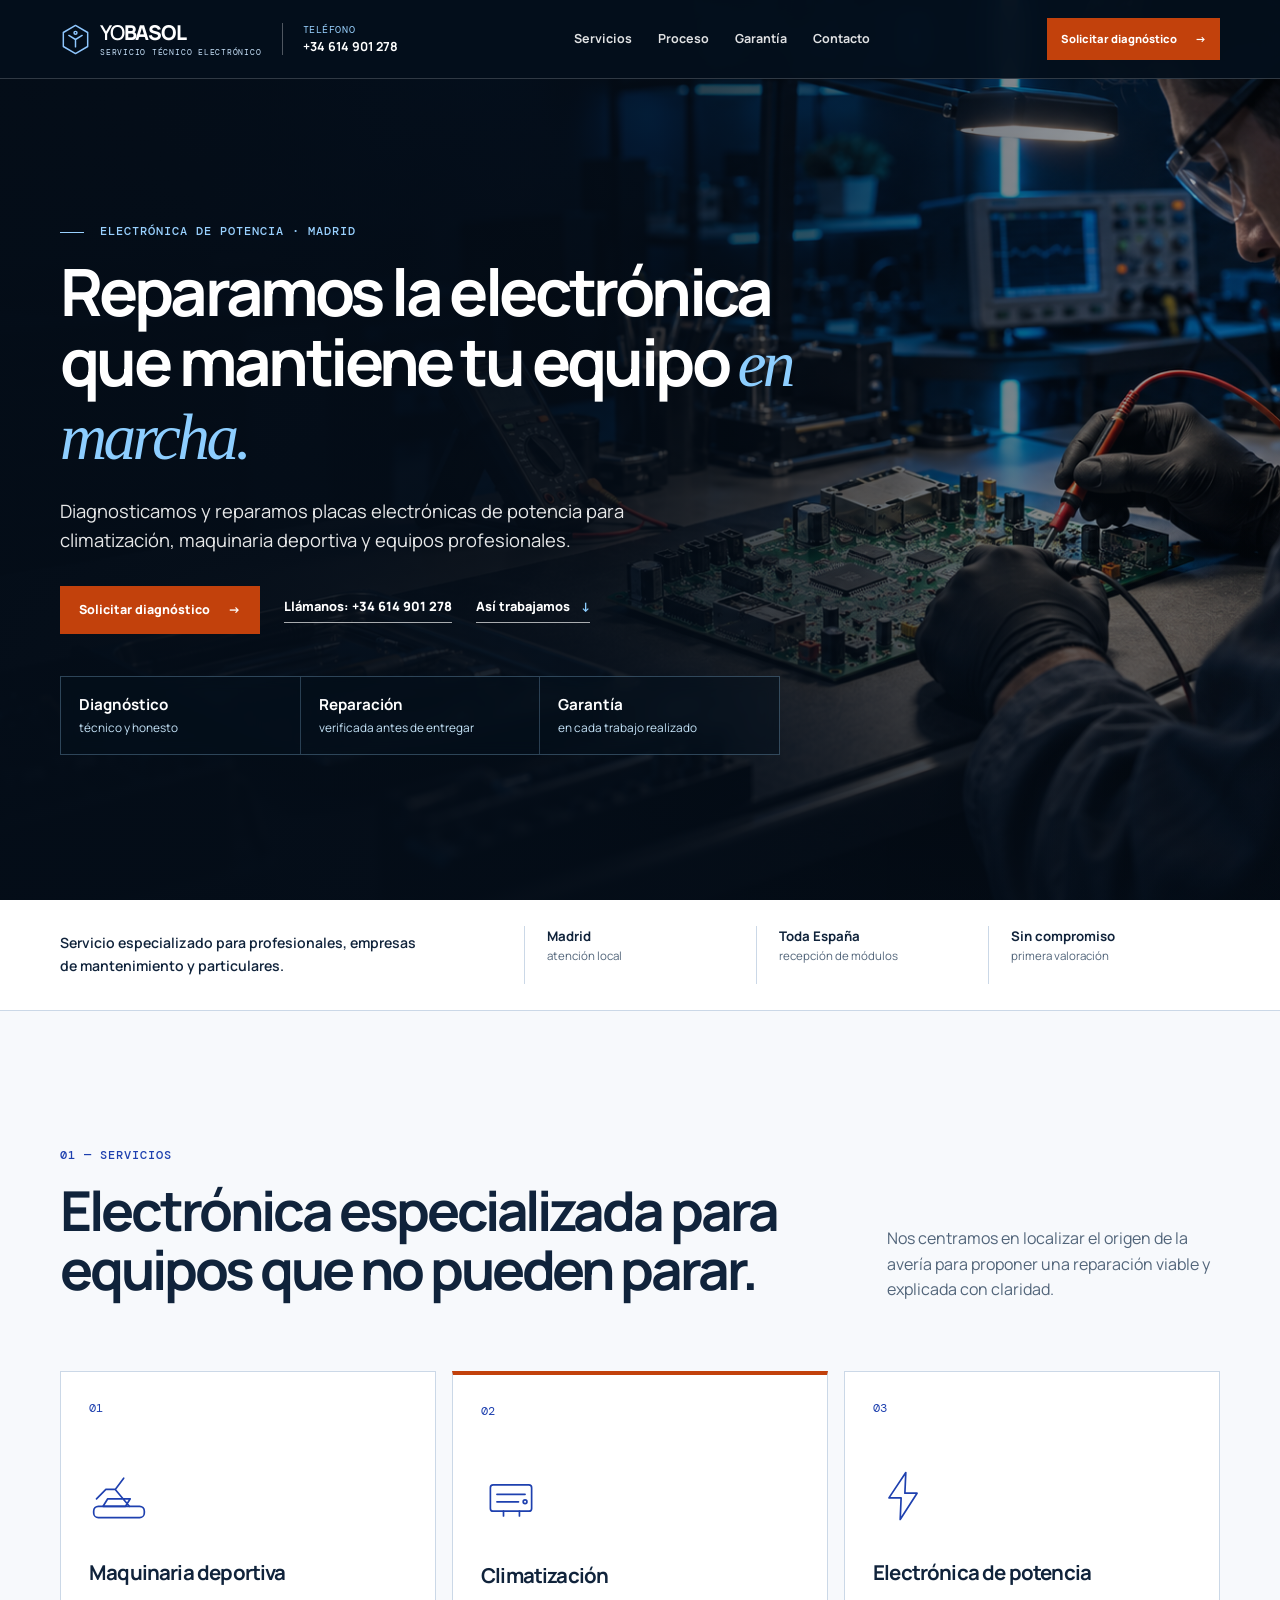
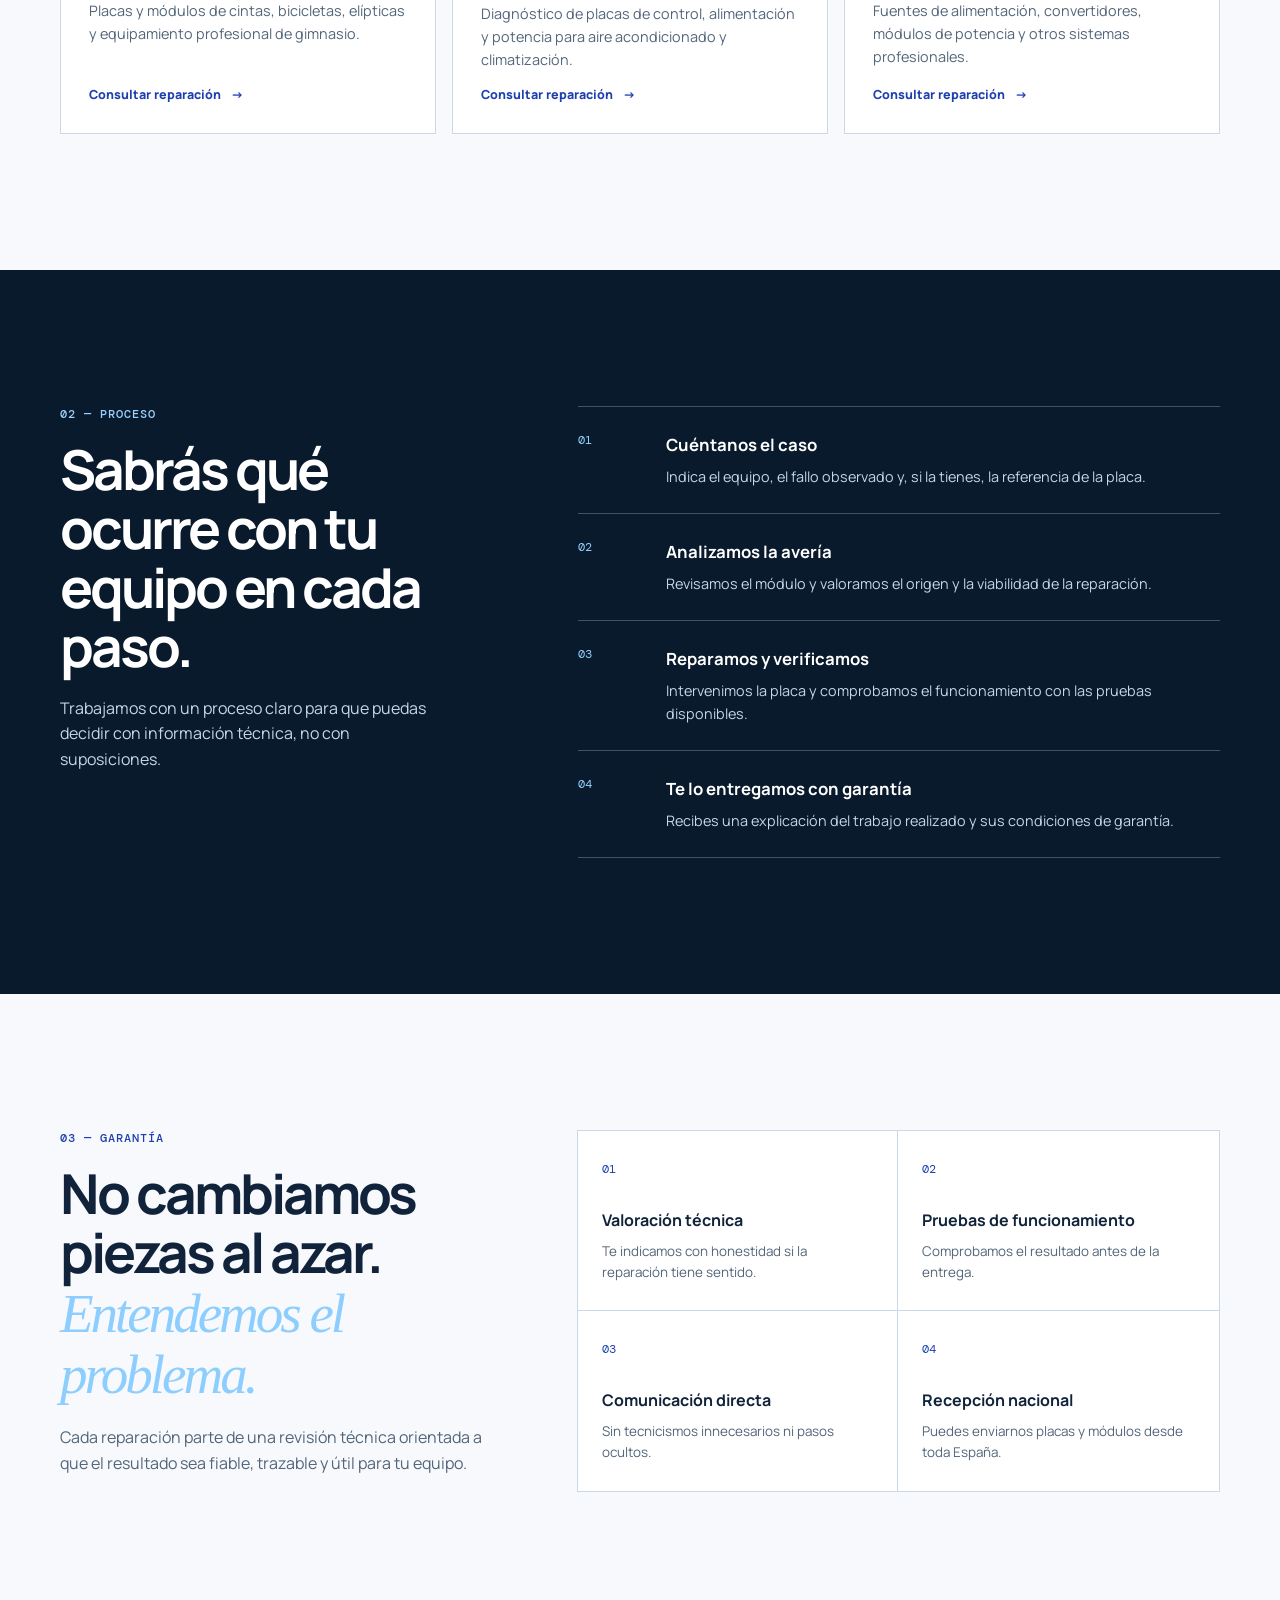
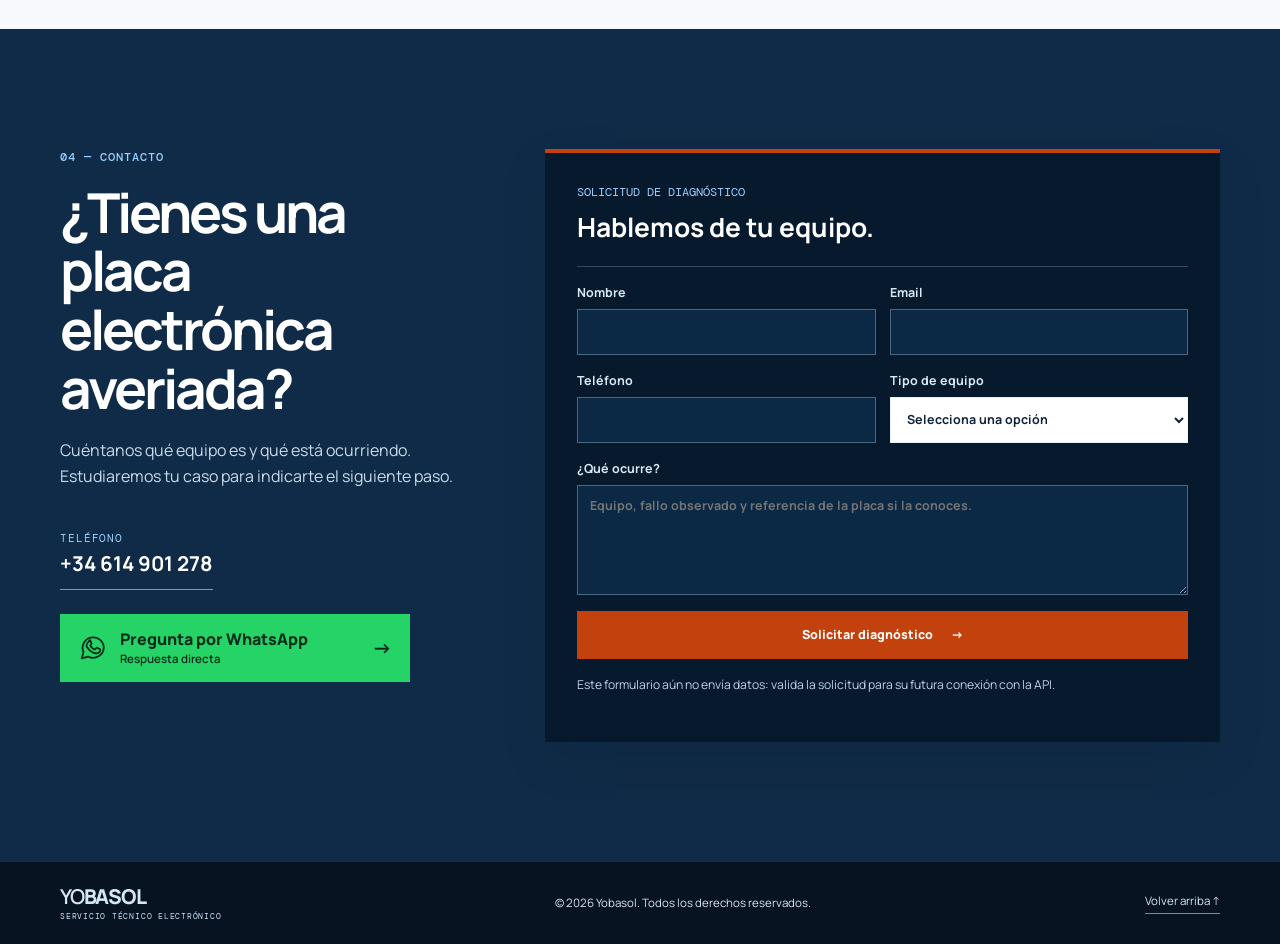
<file: index.html>
<!doctype html>
<html lang="es">
  <head>
    <meta charset="UTF-8" />
    <meta name="viewport" content="width=device-width, initial-scale=1.0" />
    <meta name="description" content="Diagnóstico y reparación de placas electrónicas de potencia para profesionales y empresas." />
    <title>Yobasol | Reparación de electrónica de potencia</title>
    <link rel="preconnect" href="https://fonts.googleapis.com" />
    <link rel="preconnect" href="https://fonts.gstatic.com" crossorigin />
    <link href="https://fonts.googleapis.com/css2?family=DM+Mono:wght@400;500&family=Manrope:wght@400;500;600;700;800&display=swap" rel="stylesheet" />
    <link rel="stylesheet" href="css/style.css" />
    <link rel="stylesheet" href="css/mobile-fixes.css" />
    <script src="js/main.js" defer></script>
  </head>
  <body>
    <a class="skip-link" href="#contenido">Saltar al contenido</a>

    <header class="site-header" id="inicio">
      <div class="container navigation">
        <div class="brand-contact">
          <a class="brand" href="#hero" aria-label="Yobasol, inicio">
            <svg viewBox="0 0 42 42" aria-hidden="true"><path d="M21 2 37.5 11.5v19L21 40 4.5 30.5v-19L21 2Z"/><path d="M12 15.5 21 21l9-5.5M21 21v10"/><circle cx="21" cy="12" r="2"/></svg>
            <span>YO<strong>BASOL</strong><small>Servicio técnico electrónico</small></span>
          </a>
          <a class="header-phone" href="tel:+34614901278"><span>Teléfono</span><strong>+34 614 901 278</strong></a>
        </div>
        <nav class="main-nav" aria-label="Navegación principal">
          <a href="#servicios">Servicios</a><a href="#proceso">Proceso</a><a href="#garantia">Garantía</a><a href="#contacto">Contacto</a>
        </nav>
        <div class="header-actions"><a class="button button--small" href="#contacto">Solicitar diagnóstico <span aria-hidden="true">→</span></a></div>
      </div>
    </header>

    <main id="contenido">
      <section class="hero" id="hero" aria-labelledby="hero-title">
        <div class="hero-image" role="img" aria-label="Técnico revisando una placa electrónica"></div>
        <div class="hero-overlay"></div>
        <img class="hero-image-mobile" src="assets/images/hero-laboratorio.png" width="1672" height="941" alt="Técnico revisando una placa electrónica" />
        <div class="container hero-content">
          <p class="eyebrow eyebrow--light"><span></span> Electrónica de potencia · Madrid</p>
          <h1 id="hero-title">Reparamos la electrónica que mantiene tu equipo <em>en marcha.</em></h1>
          <p class="hero-copy">Diagnosticamos y reparamos placas electrónicas de potencia para climatización, maquinaria deportiva y equipos profesionales.</p>
          <div class="hero-actions"><a class="button" href="#contacto">Solicitar diagnóstico <span aria-hidden="true">→</span></a><a class="hero-link" href="tel:+34614901278">Llámanos: +34 614 901 278</a><a class="hero-link hero-link--secondary" href="#proceso">Así trabajamos <span aria-hidden="true">↓</span></a></div>
          <ul class="trust-list" aria-label="Compromisos de Yobasol"><li><strong>Diagnóstico</strong><span>técnico y honesto</span></li><li><strong>Reparación</strong><span>verificada antes de entregar</span></li><li><strong>Garantía</strong><span>en cada trabajo realizado</span></li></ul>
        </div>
      </section>

      <section class="proof-band" aria-label="Cobertura de Yobasol"><div class="container proof-grid"><p>Servicio especializado para profesionales, empresas de mantenimiento y particulares.</p><div><strong>Madrid</strong><span>atención local</span></div><div><strong>Toda España</strong><span>recepción de módulos</span></div><div><strong>Sin compromiso</strong><span>primera valoración</span></div></div></section>

      <section class="section services" id="servicios" aria-labelledby="services-title"><div class="container"><div class="section-heading reveal"><div><p class="eyebrow">01 — Servicios</p><h2 id="services-title">Electrónica especializada para equipos que no pueden parar.</h2></div><p>Nos centramos en localizar el origen de la avería para proponer una reparación viable y explicada con claridad.</p></div><div class="service-grid">
        <article class="service-card reveal"><span class="service-number">01</span><svg class="service-icon" viewBox="0 0 64 64" aria-hidden="true"><rect x="5" y="43" width="54" height="12" rx="5"/><path d="m43 43-15-18H18L8 35m20-10 9-12M20 35h24l-5 8H15l5-8"/></svg><h3>Maquinaria deportiva</h3><p>Placas y módulos de cintas, bicicletas, elípticas y equipamiento profesional de gimnasio.</p><a href="#contacto">Consultar reparación <span aria-hidden="true">→</span></a></article>
        <article class="service-card service-card--accent reveal"><span class="service-number">02</span><svg class="service-icon" viewBox="0 0 64 64" aria-hidden="true"><rect x="10" y="17" width="44" height="28" rx="3"/><path d="M17 27h30M17 35h23M24 45v5m17-5v5"/><circle cx="47" cy="35" r="2"/></svg><h3>Climatización</h3><p>Diagnóstico de placas de control, alimentación y potencia para aire acondicionado y climatización.</p><a href="#contacto">Consultar reparación <span aria-hidden="true">→</span></a></article>
        <article class="service-card reveal"><span class="service-number">03</span><svg class="service-icon" viewBox="0 0 64 64" aria-hidden="true"><path d="M35 7 17 34h13l-1 23 18-28H34l1-22Z"/></svg><h3>Electrónica de potencia</h3><p>Fuentes de alimentación, convertidores, módulos de potencia y otros sistemas profesionales.</p><a href="#contacto">Consultar reparación <span aria-hidden="true">→</span></a></article>
      </div></div></section>

      <section class="section process" id="proceso" aria-labelledby="process-title"><div class="container process-layout"><div class="process-intro reveal"><p class="eyebrow eyebrow--light">02 — Proceso</p><h2 id="process-title">Sabrás qué ocurre con tu equipo en cada paso.</h2><p>Trabajamos con un proceso claro para que puedas decidir con información técnica, no con suposiciones.</p></div><ol class="process-list"><li class="reveal"><span>01</span><div><h3>Cuéntanos el caso</h3><p>Indica el equipo, el fallo observado y, si la tienes, la referencia de la placa.</p></div></li><li class="reveal"><span>02</span><div><h3>Analizamos la avería</h3><p>Revisamos el módulo y valoramos el origen y la viabilidad de la reparación.</p></div></li><li class="reveal"><span>03</span><div><h3>Reparamos y verificamos</h3><p>Intervenimos la placa y comprobamos el funcionamiento con las pruebas disponibles.</p></div></li><li class="reveal"><span>04</span><div><h3>Te lo entregamos con garantía</h3><p>Recibes una explicación del trabajo realizado y sus condiciones de garantía.</p></div></li></ol></div></section>

      <section class="section guarantee" id="garantia" aria-labelledby="guarantee-title"><div class="container guarantee-layout"><div class="reveal"><p class="eyebrow">03 — Garantía</p><h2 id="guarantee-title">No cambiamos piezas al azar. <em>Entendemos el problema.</em></h2><p class="section-copy">Cada reparación parte de una revisión técnica orientada a que el resultado sea fiable, trazable y útil para tu equipo.</p></div><div class="benefit-grid reveal"><article><span>01</span><h3>Valoración técnica</h3><p>Te indicamos con honestidad si la reparación tiene sentido.</p></article><article><span>02</span><h3>Pruebas de funcionamiento</h3><p>Comprobamos el resultado antes de la entrega.</p></article><article><span>03</span><h3>Comunicación directa</h3><p>Sin tecnicismos innecesarios ni pasos ocultos.</p></article><article><span>04</span><h3>Recepción nacional</h3><p>Puedes enviarnos placas y módulos desde toda España.</p></article></div></div></section>

      <section class="contact" id="contacto" aria-labelledby="contact-title"><div class="container contact-layout"><div class="contact-copy reveal" id="contacto-info"><p class="eyebrow eyebrow--light contact-section-label">04 — Contacto</p><h2 id="contact-title">¿Tienes una placa electrónica averiada?</h2><p>Cuéntanos qué equipo es y qué está ocurriendo. Estudiaremos tu caso para indicarte el siguiente paso.</p><a class="contact-phone" href="tel:+34614901278"><span>Teléfono</span>+34 614 901 278</a><a class="contact-whatsapp" href="https://wa.me/34614901278" target="_blank" rel="noopener noreferrer"><svg viewBox="0 0 32 32" aria-hidden="true"><path d="M27.5 15.2a11.3 11.3 0 0 1-16.7 9.9L4 27l1.9-6.5A11.3 11.3 0 1 1 27.5 15.2Z"/><path d="M11.2 9.7c-.4 0-.8.1-1 .6-.3.6-1.1 2.5-1.1 3.1 0 .6.2 1.1.4 1.5.3.5 2.7 4.4 6.7 6 .9.4 1.6.6 2.1.7.9.1 1.8.1 2.5-.1.8-.2 2.4-1 2.7-2 .3-1 .3-1.8.2-2s-.4-.3-.8-.5l-2.5-1.2c-.4-.2-.7-.1-1 .3l-1 1.2c-.2.3-.5.3-.8.2a8.7 8.7 0 0 1-2.6-1.6 9.7 9.7 0 0 1-1.8-2.3c-.2-.3 0-.5.2-.7l.5-.6c.2-.2.3-.4.4-.7.1-.2 0-.5 0-.7l-1.1-2.7c-.2-.5-.5-.5-.9-.5Z"/></svg><span>Pregunta por WhatsApp<br /><small>Respuesta directa</small></span><b aria-hidden="true">→</b></a></div><form class="contact-form" novalidate><a class="form-whatsapp-shortcut" href="#contacto-info" aria-label="Ver contacto por WhatsApp"><svg viewBox="0 0 32 32" aria-hidden="true"><path d="M27.5 15.2a11.3 11.3 0 0 1-16.7 9.9L4 27l1.9-6.5A11.3 11.3 0 1 1 27.5 15.2Z"/><path d="M11.2 9.7c-.4 0-.8.1-1 .6-.3.6-1.1 2.5-1.1 3.1 0 .6.2 1.1.4 1.5.3.5 2.7 4.4 6.7 6 .9.4 1.6.6 2.1.7.9.1 1.8.1 2.5-.1.8-.2 2.4-1 2.7-2 .3-1 .3-1.8.2-2s-.4-.3-.8-.5l-2.5-1.2c-.4-.2-.7-.1-1 .3l-1 1.2c-.2.3-.5.3.8.2a8.7 8.7 0 0 1-2.6-1.6 9.7 9.7 0 0 1-1.8-2.3c-.2-.3 0-.5.2-.7l.5-.6c.2-.2.3-.4.4-.7.1-.2 0-.5 0-.7l-1.1-2.7c-.2-.5-.5-.5-.9-.5Z"/></svg></a><p class="eyebrow eyebrow--light contact-section-label--mobile">04 — Contacto</p><div class="form-heading"><p>Solicitud de diagnóstico</p><h3>Hablemos de tu equipo.</h3></div><div class="form-row"><label for="name">Nombre<input id="name" name="name" type="text" autocomplete="name" required /></label><label for="email">Email<input id="email" name="email" type="email" autocomplete="email" required /></label></div><div class="form-row"><label for="phone">Teléfono<input id="phone" name="phone" type="tel" autocomplete="tel" /></label><label for="service">Tipo de equipo<select id="service" name="service" required><option value="">Selecciona una opción</option><option>Maquinaria deportiva</option><option>Climatización</option><option>Electrónica de potencia</option><option>Otro equipo</option></select></label></div><label for="message">¿Qué ocurre?<textarea id="message" name="message" rows="4" required placeholder="Equipo, fallo observado y referencia de la placa si la conoces."></textarea></label><button class="button" type="submit">Solicitar diagnóstico <span aria-hidden="true">→</span></button><p class="form-note">Este formulario aún no envía datos: valida la solicitud para su futura conexión con la API.</p><p class="form-status" role="status" aria-live="polite"></p></form></div></section>
    </main>

    <footer class="site-footer"><div class="container footer-content"><a class="brand" href="#hero"><span>YO<strong>BASOL</strong><small>Servicio técnico electrónico</small></span></a><p>© <span id="year"></span> Yobasol. Todos los derechos reservados.</p><a href="#hero">Volver arriba ↑</a></div></footer>
  </body>
</html>
</file>
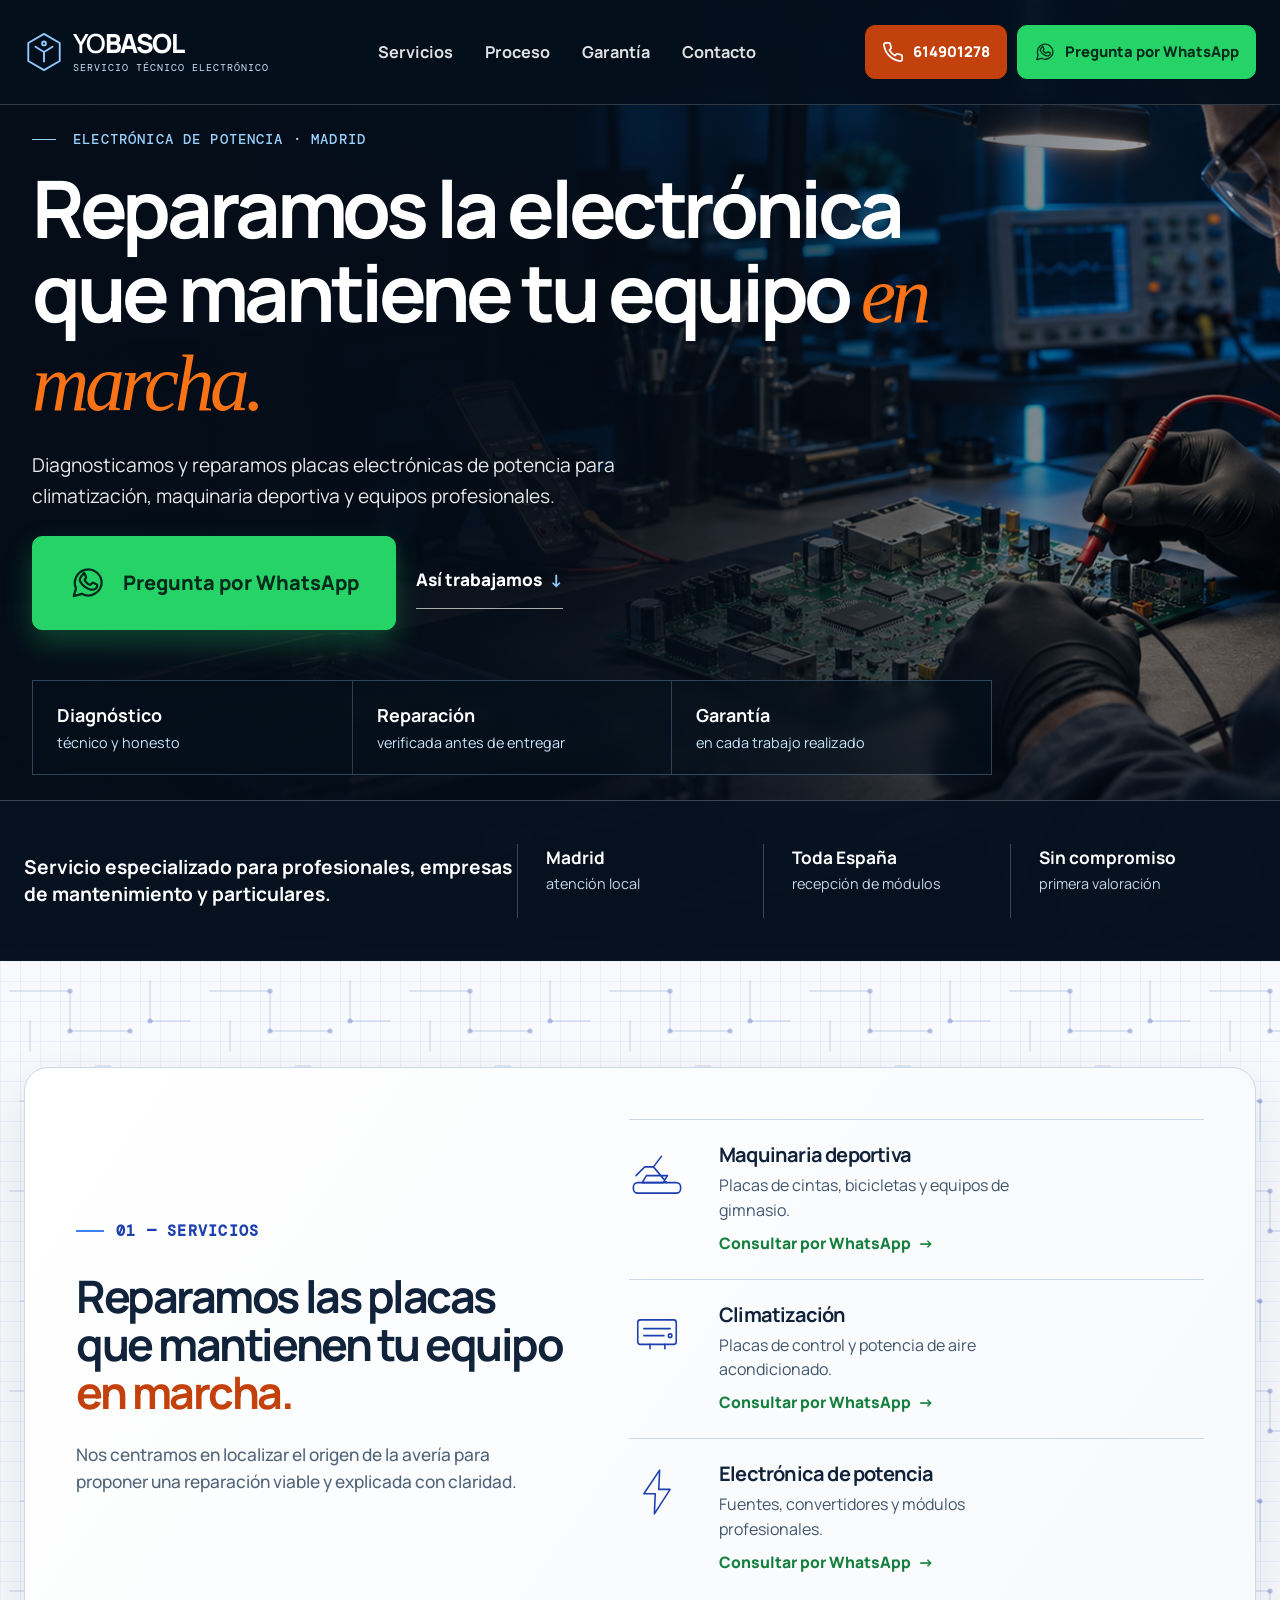
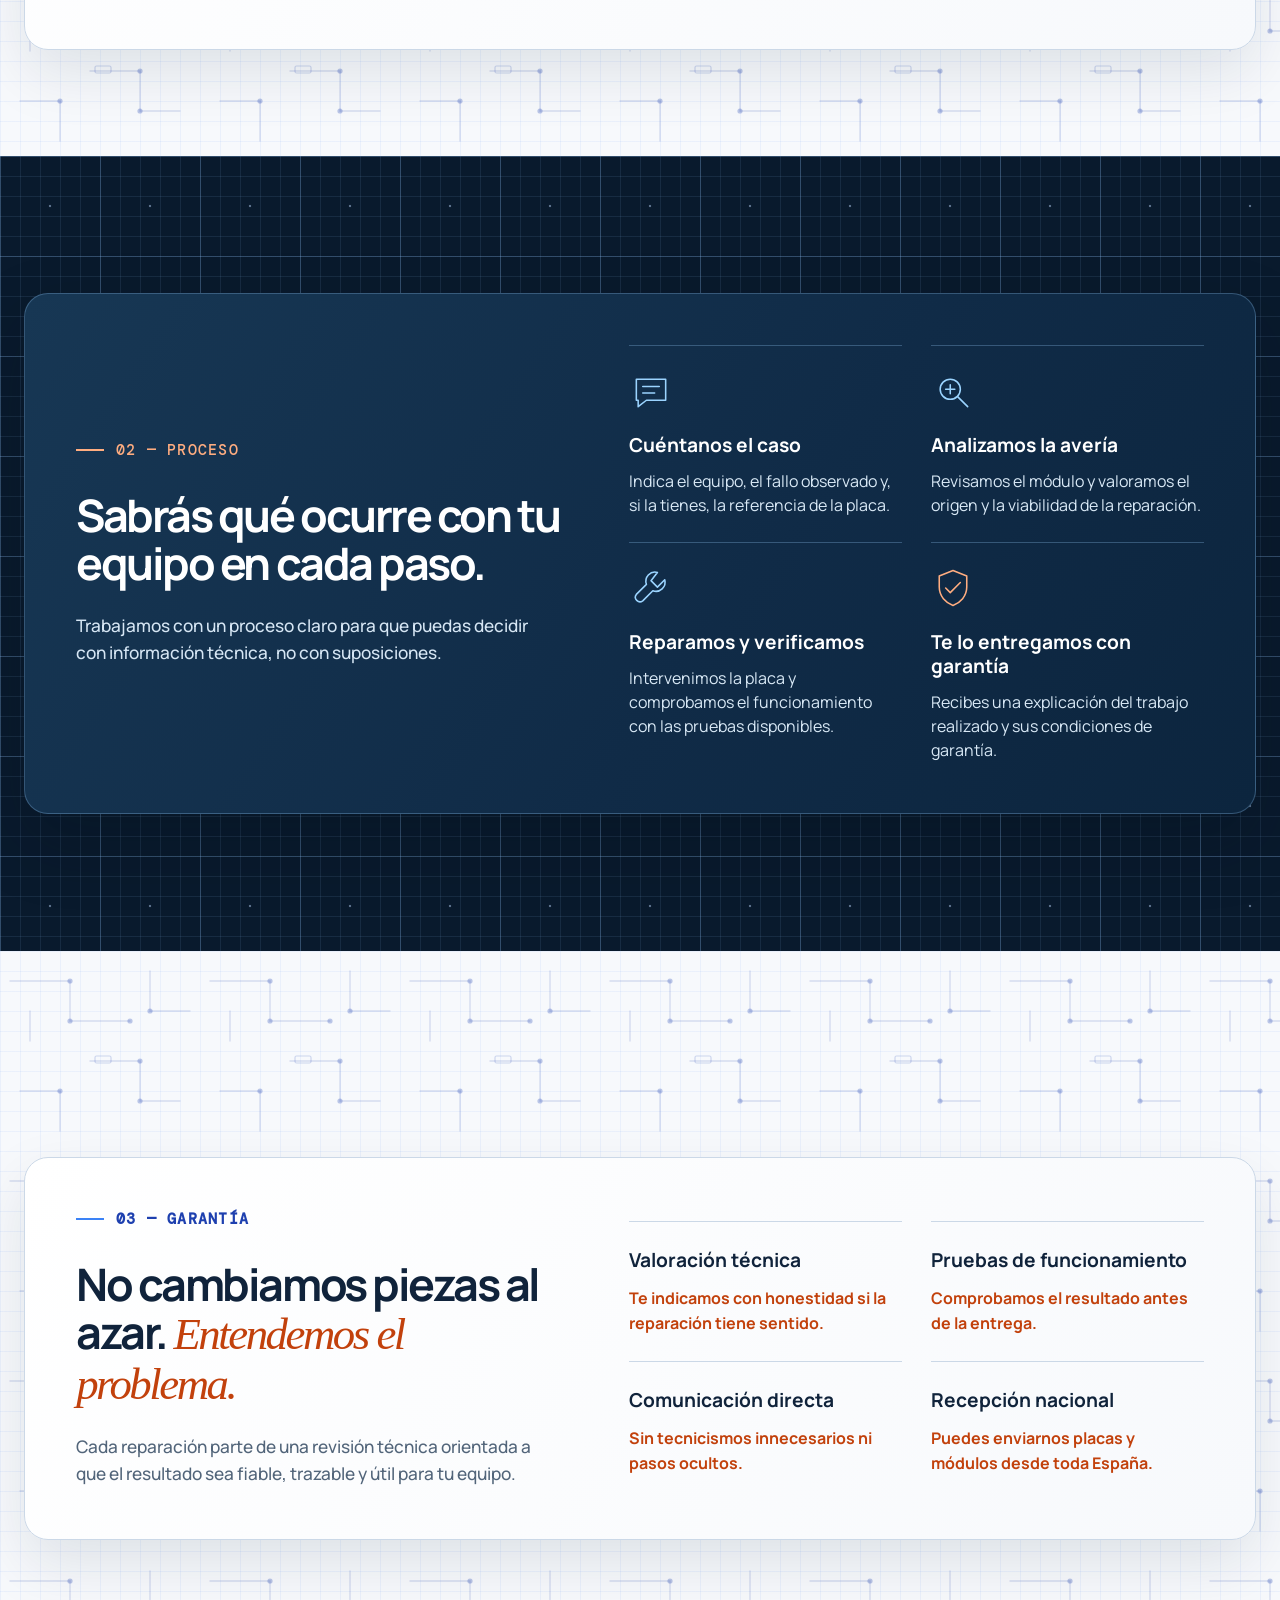
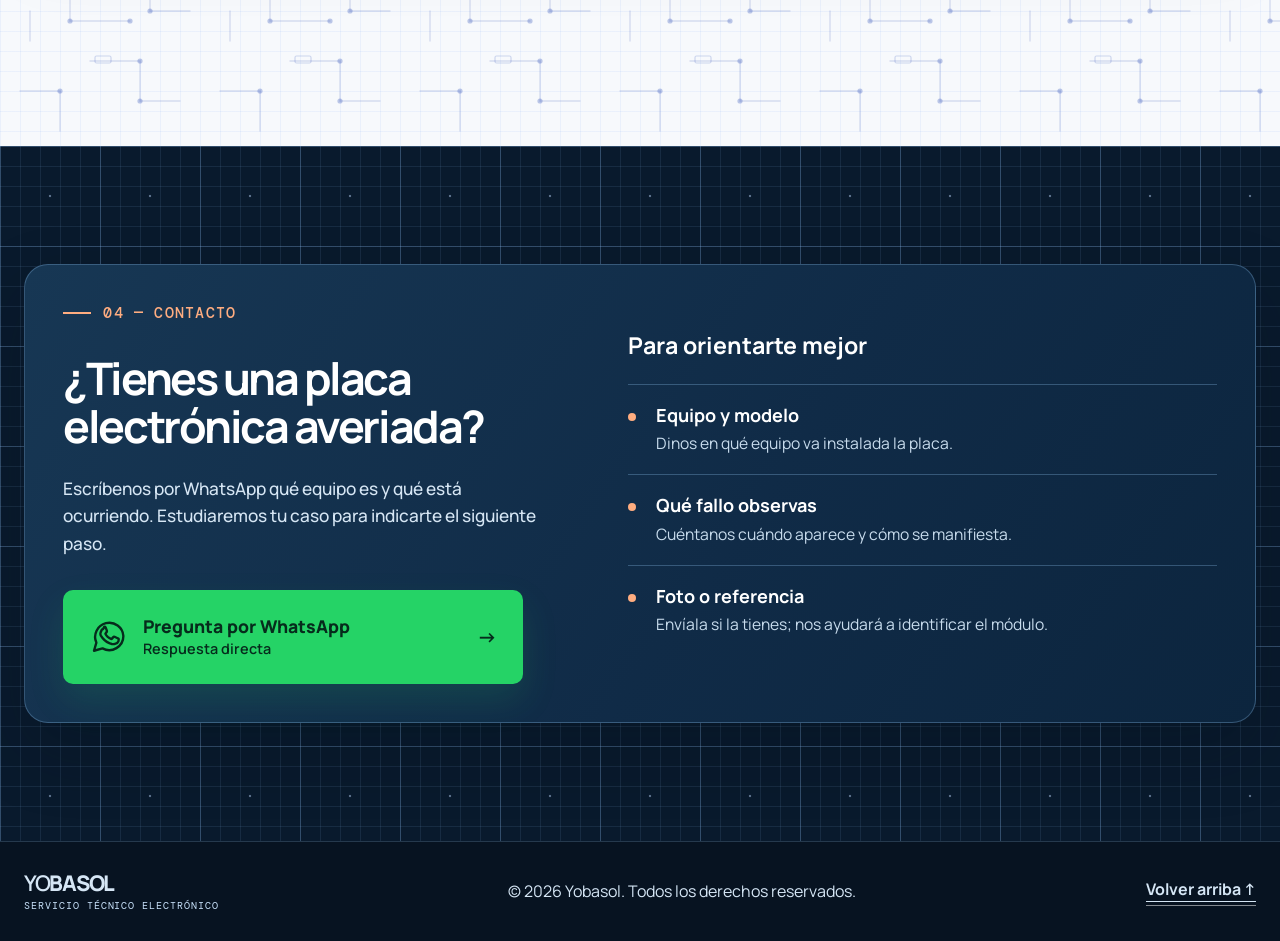
<file: frontend/index.html>
<!doctype html>
<html lang="es">

<head>
  <meta charset="UTF-8" />
  <meta name="viewport" content="width=device-width, initial-scale=1.0" />
  <meta name="description"
    content="Diagnóstico y reparación de placas electrónicas para climatización, maquinaria deportiva y electrónica de potencia. Atención en Madrid y recepción desde toda España." />
  <title>Reparación de placas electrónicas en Madrid | Yobasol</title>
  <link rel="preconnect" href="https://fonts.googleapis.com" />
  <link rel="preconnect" href="https://fonts.gstatic.com" crossorigin />
  <link
    href="https://fonts.googleapis.com/css2?family=DM+Mono:wght@400;500&family=Manrope:wght@400;500;600;700;800&display=swap"
    rel="stylesheet" />
  <link rel="stylesheet" href="css/style.css" />
  <link rel="stylesheet" href="css/mobile-fixes.css" />
  <script src="js/main.js" defer></script>
</head>

<body>
  <a class="skip-link" href="#contenido">Saltar al contenido</a>

  <header class="site-header" id="inicio">
    <div class="container navigation">
      <div class="brand-contact">
        <a class="brand" href="#hero" aria-label="Yobasol, inicio">
          <svg viewBox="0 0 42 42" aria-hidden="true">
            <path d="M21 2 37.5 11.5v19L21 40 4.5 30.5v-19L21 2Z" />
            <path d="M12 15.5 21 21l9-5.5M21 21v10" />
            <circle cx="21" cy="12" r="2" />
          </svg>
          <span>YO<strong>BASOL</strong><small>Servicio técnico electrónico</small></span>
        </a>
      </div>
      <nav class="main-nav" aria-label="Navegación principal">
        <a href="#servicios">Servicios</a><a href="#proceso">Proceso</a><a href="#garantia">Garantía</a><a
          href="#contacto">Contacto</a>
      </nav>
      <div class="header-actions"><a class="button button--small header-call" href="tel:+34614901278" aria-label="Llamar al 614901278"><svg class="header-call-icon" viewBox="0 0 24 24" aria-hidden="true"><path d="M22 16.92v3a2 2 0 0 1-2.18 2 19.79 19.79 0 0 1-8.63-3.07 19.5 19.5 0 0 1-6-6 19.79 19.79 0 0 1-3.07-8.67A2 2 0 0 1 4.11 2h3a2 2 0 0 1 2 1.72c.12.96.36 1.9.7 2.79a2 2 0 0 1-.45 2.11L8.09 9.89a16 16 0 0 0 6 6l1.27-1.27a2 2 0 0 1 2.11-.45c.89.34 1.83.58 2.79.7A2 2 0 0 1 22 16.92Z" /></svg><span class="header-call-number">614901278</span></a><a class="button button--small header-whatsapp" href="https://wa.me/34614901278" aria-label="Contactar por WhatsApp" target="_blank"
          rel="noopener noreferrer"><svg class="header-whatsapp-icon" viewBox="0 0 32 32" aria-hidden="true">
            <path d="M27.5 15.2a11.3 11.3 0 0 1-16.7 9.9L4 27l1.9-6.5A11.3 11.3 0 1 1 27.5 15.2Z" />
            <path
              d="M11.2 9.7c-.4 0-.8.1-1 .6-.3.6-1.1 2.5-1.1 3.1 0 .6.2 1.1.4 1.5.3.5 2.7 4.4 6.7 6 .9.4 1.6.6 2.1.7.9.1 1.8.1 2.5-.1.8-.2 2.4-1 2.7-2 .3-1 .3-1.8.2-2s-.4-.3-.8-.5l-2.5-1.2c-.4-.2-.7-.1-1 .3l-1 1.2c-.2.3-.5.3-.8.2a8.7 8.7 0 0 1-2.6-1.6 9.7 9.7 0 0 1-1.8-2.3c-.2-.3 0-.5.2-.7l.5-.6c.2-.2.3-.4.4-.7.1-.2 0-.5 0-.7l-1.1-2.7c-.2-.5-.5-.5-.9-.5Z" />
          </svg><span class="header-whatsapp-text">Pregunta por WhatsApp</span> <span aria-hidden="true">→</span></a></div>
    </div>
  </header>

  <main id="contenido">
    <section class="hero" id="hero" aria-labelledby="hero-title">
      <div class="hero-image" role="img" aria-label="Técnico revisando una placa electrónica"></div>
      <div class="hero-overlay"></div>
      <img class="hero-image-mobile" src="assets/images/hero-laboratorio.png" width="1672" height="941"
        alt="Técnico revisando una placa electrónica" />
      <div class="container hero-content">
        <p class="eyebrow eyebrow--light"><span></span> Electrónica de potencia · Madrid</p>
        <h1 id="hero-title">Reparamos la electrónica que mantiene tu equipo <em>en marcha.</em></h1>
        <p class="hero-copy">Diagnosticamos y reparamos placas electrónicas de potencia para climatización, maquinaria
          deportiva y equipos profesionales.</p>
        <div class="hero-actions"><a class="button" href="https://wa.me/34614901278" target="_blank"
            rel="noopener noreferrer"><svg class="hero-whatsapp-icon" viewBox="0 0 32 32" aria-hidden="true">
              <path d="M27.5 15.2a11.3 11.3 0 0 1-16.7 9.9L4 27l1.9-6.5A11.3 11.3 0 1 1 27.5 15.2Z" />
              <path
                d="M11.2 9.7c-.4 0-.8.1-1 .6-.3.6-1.1 2.5-1.1 3.1 0 .6.2 1.1.4 1.5.3.5 2.7 4.4 6.7 6 .9.4 1.6.6 2.1.7.9.1 1.8.1 2.5-.1.8-.2 2.4-1 2.7-2 .3-1 .3-1.8.2-2s-.4-.3-.8-.5l-2.5-1.2c-.4-.2-.7-.1-1 .3l-1 1.2c-.2.3-.5.3-.8.2a8.7 8.7 0 0 1-2.6-1.6 9.7 9.7 0 0 1-1.8-2.3c-.2-.3 0-.5.2-.7l.5-.6c.2-.2.3-.4.4-.7.1-.2 0-.5 0-.7l-1.1-2.7c-.2-.5-.5-.5-.9-.5Z" />
            </svg>Pregunta por WhatsApp <span aria-hidden="true">→</span></a><a class="hero-link hero-link--secondary"
            href="#proceso">Así trabajamos <span aria-hidden="true">↓</span></a></div>
        <ul class="trust-list" aria-label="Compromisos de Yobasol">
          <li><strong>Diagnóstico</strong><span>técnico y honesto</span></li>
          <li><strong>Reparación</strong><span>verificada antes de entregar</span></li>
          <li><strong>Garantía</strong><span>en cada trabajo realizado</span></li>
        </ul>
      </div>
    </section>

    <section class="proof-band grid-bg" aria-label="Cobertura de Yobasol">
      <div class="container proof-grid">
        <p>Servicio especializado para profesionales, empresas de mantenimiento y particulares.</p>
        <div><strong>Madrid</strong><span>atención local</span></div>
        <div><strong>Toda España</strong><span>recepción de módulos</span></div>
        <div><strong>Sin compromiso</strong><span>primera valoración</span></div>
      </div>
    </section>

    <section class="section services grid-bg" id="servicios" aria-labelledby="services-title">
      <div class="container light-card">
        <div class="section-heading light-intro reveal">
          <div>
            <p class="eyebrow">01 — Servicios</p>
            <h2 id="services-title">Reparamos las placas que mantienen tu equipo <span class="services-title-accent">en
                marcha.</span></h2>
          </div>
          <p>Nos centramos en localizar el origen de la avería para proponer una reparación viable y explicada con
            claridad.</p>
        </div>
        <div class="service-grid">
          <article class="service-card reveal"><span class="service-number">01</span><svg class="service-icon"
              viewBox="0 0 64 64" aria-hidden="true">
              <rect x="5" y="43" width="54" height="12" rx="5" />
              <path d="m43 43-15-18H18L8 35m20-10 9-12M20 35h24l-5 8H15l5-8" />
            </svg>
            <h3>Maquinaria deportiva</h3>
            <p>Placas de cintas, bicicletas y equipos de gimnasio.</p><a href="https://wa.me/34614901278"
              target="_blank" rel="noopener noreferrer">Consultar por WhatsApp <span aria-hidden="true">→</span></a>
          </article>
          <article class="service-card service-card--accent reveal"><span class="service-number">02</span><svg
              class="service-icon" viewBox="0 0 64 64" aria-hidden="true">
              <rect x="10" y="17" width="44" height="28" rx="3" />
              <path d="M17 27h30M17 35h23M24 45v5m17-5v5" />
              <circle cx="47" cy="35" r="2" />
            </svg>
            <h3>Climatización</h3>
            <p>Placas de control y potencia de aire acondicionado.</p><a href="https://wa.me/34614901278"
              target="_blank" rel="noopener noreferrer">Consultar por WhatsApp <span aria-hidden="true">→</span></a>
          </article>
          <article class="service-card reveal"><span class="service-number">03</span><svg class="service-icon"
              viewBox="0 0 64 64" aria-hidden="true">
              <path d="M35 7 17 34h13l-1 23 18-28H34l1-22Z" />
            </svg>
            <h3>Electrónica de potencia</h3>
            <p>Fuentes, convertidores y módulos profesionales.</p><a href="https://wa.me/34614901278" target="_blank"
              rel="noopener noreferrer">Consultar por WhatsApp <span aria-hidden="true">→</span></a>
          </article>
        </div>
      </div>
    </section>

    <section class="section process grid-bg grid-bg--technical" id="proceso" aria-labelledby="process-title">
      <div class="container process-layout technical-card">
        <div class="process-intro technical-intro reveal">
          <p class="eyebrow eyebrow--light">02 — Proceso</p>
          <h2 id="process-title">Sabrás qué ocurre con tu equipo en cada paso.</h2>
          <p>Trabajamos con un proceso claro para que puedas decidir con información técnica, no con suposiciones.</p>
        </div>
        <ol class="process-list" aria-label="Cómo trabajamos">
          <li class="reveal">
            <span>01</span>
            <div>
              <svg class="process-icon" viewBox="0 0 48 48" aria-hidden="true">
                <path d="M8 10h32v23H19l-9 7v-7H8z" />
                <path d="M15 18h18M15 25h13" />
              </svg>
              <h3>Cuéntanos el caso</h3>
              <p>Indica el equipo, el fallo observado y, si la tienes, la referencia de la placa.</p>
            </div>
          </li>
          <li class="reveal">
            <span>02</span>
            <div>
              <svg class="process-icon" viewBox="0 0 48 48" aria-hidden="true">
                <circle cx="21" cy="21" r="11" />
                <path d="m29 29 11 11M16 21h10M21 16v10" />
              </svg>
              <h3>Analizamos la avería</h3>
              <p>Revisamos el módulo y valoramos el origen y la viabilidad de la reparación.</p>
            </div>
          </li>
          <li class="reveal">
            <span>03</span>
            <div>
              <svg class="process-icon" viewBox="0 0 48 48" aria-hidden="true">
                <path d="M31 7a10 10 0 0 0-12 13L8 31a5 5 0 0 0 7 7l11-11A10 10 0 0 0 39 15l-8 8-7-7z" />
              </svg>
              <h3>Reparamos y verificamos</h3>
              <p>Intervenimos la placa y comprobamos el funcionamiento con las pruebas disponibles.</p>
            </div>
          </li>
          <li class="reveal">
            <span>04</span>
            <div>
              <svg class="process-icon" viewBox="0 0 48 48" aria-hidden="true">
                <path d="m24 5 15 6v12c0 10-7 17-15 20C16 40 9 33 9 23V11z" />
                <path d="m16 24 5 5 11-11" />
              </svg>
              <h3>Te lo entregamos con garantía</h3>
              <p>Recibes una explicación del trabajo realizado y sus condiciones de garantía.</p>
            </div>
          </li>
        </ol>
      </div>
    </section>

    <section class="section guarantee grid-bg" id="garantia" aria-labelledby="guarantee-title">
      <div class="container guarantee-layout light-card">
        <div class="light-intro reveal">
          <p class="eyebrow">03 — Garantía</p>
          <h2 id="guarantee-title">No cambiamos piezas al azar. <em>Entendemos el problema.</em></h2>
          <p class="section-copy">Cada reparación parte de una revisión técnica orientada a que el resultado sea fiable,
            trazable y útil para tu equipo.</p>
        </div>
        <div class="benefit-grid reveal">
          <article><span>01</span>
            <h3>Valoración técnica</h3>
            <p>Te indicamos con honestidad si la reparación tiene sentido.</p>
          </article>
          <article><span>02</span>
            <h3>Pruebas de funcionamiento</h3>
            <p>Comprobamos el resultado antes de la entrega.</p>
          </article>
          <article><span>03</span>
            <h3>Comunicación directa</h3>
            <p>Sin tecnicismos innecesarios ni pasos ocultos.</p>
          </article>
          <article><span>04</span>
            <h3>Recepción nacional</h3>
            <p>Puedes enviarnos placas y módulos desde toda España.</p>
          </article>
        </div>
      </div>
    </section>

    <section class="contact grid-bg grid-bg--technical" id="contacto" aria-labelledby="contact-title">
      <div class="container contact-layout">
        <div class="contact-copy technical-card reveal" id="contacto-info">
          <div class="contact-intro technical-intro">
            <p class="eyebrow eyebrow--light contact-section-label">04 — Contacto</p>
            <h2 id="contact-title">¿Tienes una placa electrónica averiada?</h2>
            <p>Escríbenos por WhatsApp qué equipo es y qué está ocurriendo. Estudiaremos tu caso para indicarte el
              siguiente paso.</p>
          </div><a class="contact-whatsapp" href="https://wa.me/34614901278" target="_blank"
            rel="noopener noreferrer"><svg viewBox="0 0 32 32" aria-hidden="true">
              <path d="M27.5 15.2a11.3 11.3 0 0 1-16.7 9.9L4 27l1.9-6.5A11.3 11.3 0 1 1 27.5 15.2Z" />
              <path
                d="M11.2 9.7c-.4 0-.8.1-1 .6-.3.6-1.1 2.5-1.1 3.1 0 .6.2 1.1.4 1.5.3.5 2.7 4.4 6.7 6 .9.4 1.6.6 2.1.7.9.1 1.8.1 2.5-.1.8-.2 2.4-1 2.7-2 .3-1 .3-1.8.2-2s-.4-.3-.8-.5l-2.5-1.2c-.4-.2-.7-.1-1 .3l-1 1.2c-.2.3-.5.3-.8.2a8.7 8.7 0 0 1-2.6-1.6 9.7 9.7 0 0 1-1.8-2.3c-.2-.3 0-.5.2-.7l.5-.6c.2-.2.3-.4.4-.7.1-.2 0-.5 0-.7l-1.1-2.7c-.2-.5-.5-.5-.9-.5Z" />
            </svg><span>Pregunta por WhatsApp<br /><small>Respuesta directa</small></span><b
              aria-hidden="true">→</b></a>
          <a class="button contact-call" href="tel:+34614901278"><svg viewBox="0 0 24 24" aria-hidden="true"><path d="M22 16.92v3a2 2 0 0 1-2.18 2 19.79 19.79 0 0 1-8.63-3.07 19.5 19.5 0 0 1-6-6 19.79 19.79 0 0 1-3.07-8.67A2 2 0 0 1 4.11 2h3a2 2 0 0 1 2 1.72c.12.96.36 1.9.7 2.79a2 2 0 0 1-.45 2.11L8.09 9.89a16 16 0 0 0 6 6l1.27-1.27a2 2 0 0 1 2.11-.45c.89.34 1.83.58 2.79.7A2 2 0 0 1 22 16.92Z" /></svg>Llama y cuentanos tu problema</a>
          <div class="contact-guidance" aria-label="Información útil para tu consulta"><strong>Para orientarte
              mejor</strong>
            <ul>
              <li><strong>Equipo y modelo</strong><span>Dinos en qué equipo va instalada la placa.</span></li>
              <li><strong>Qué fallo observas</strong><span>Cuéntanos cuándo aparece y cómo se manifiesta.</span></li>
              <li><strong>Foto o referencia</strong><span>Envíala si la tienes; nos ayudará a identificar el
                  módulo.</span></li>
            </ul>
          </div>
        </div>
        <form class="contact-form" novalidate hidden><a class="form-whatsapp-shortcut" href="#contacto-info"
            aria-label="Ver contacto por WhatsApp"><svg viewBox="0 0 32 32" aria-hidden="true">
              <path d="M27.5 15.2a11.3 11.3 0 0 1-16.7 9.9L4 27l1.9-6.5A11.3 11.3 0 1 1 27.5 15.2Z" />
              <path
                d="M11.2 9.7c-.4 0-.8.1-1 .6-.3.6-1.1 2.5-1.1 3.1 0 .6.2 1.1.4 1.5.3.5 2.7 4.4 6.7 6 .9.4 1.6.6 2.1.7.9.1 1.8.1 2.5-.1.8-.2 2.4-1 2.7-2 .3-1 .3-1.8.2-2s-.4-.3-.8-.5l-2.5-1.2c-.4-.2-.7-.1-1 .3l-1 1.2c-.2.3-.5.3.8.2a8.7 8.7 0 0 1-2.6-1.6 9.7 9.7 0 0 1-1.8-2.3c-.2-.3 0-.5.2-.7l.5-.6c.2-.2.3-.4.4-.7.1-.2 0-.5 0-.7l-1.1-2.7c-.2-.5-.5-.5-.9-.5Z" />
            </svg></a>
          <p class="eyebrow eyebrow--light contact-section-label--mobile">04 — Contacto</p>
          <div class="form-heading">
            <p>Solicitud de diagnóstico</p>
            <h3>Hablemos de tu equipo.</h3>
          </div>
          <div class="form-row"><label for="name">Nombre<input id="name" name="name" type="text" autocomplete="name"
                required /></label><label for="email">Email<input id="email" name="email" type="email"
                autocomplete="email" required /></label></div>
          <div class="form-row"><label for="phone">Teléfono<input id="phone" name="phone" type="tel"
                autocomplete="tel" /></label><label for="service">Tipo de equipo<select id="service" name="service"
                required>
                <option value="">Selecciona una opción</option>
                <option>Maquinaria deportiva</option>
                <option>Climatización</option>
                <option>Electrónica de potencia</option>
                <option>Otro equipo</option>
              </select></label></div><label for="message">¿Qué ocurre?<textarea id="message" name="message" rows="4"
              required
              placeholder="Equipo, fallo observado y referencia de la placa si la conoces."></textarea></label><button
            class="button" type="submit">Solicitar diagnóstico <span aria-hidden="true">→</span></button>
          <p class="form-note">Este formulario aún no envía datos: valida la solicitud para su futura conexión con la
            API.</p>
          <p class="form-status" role="status" aria-live="polite"></p>
        </form>
      </div>
    </section>
  </main>

  <footer class="site-footer">
    <div class="container footer-content"><a class="brand" href="#hero"><span>YO<strong>BASOL</strong><small>Servicio
            técnico electrónico</small></span></a>
      <p>© <span id="year"></span> Yobasol. Todos los derechos reservados.</p><a href="#hero">Volver arriba ↑</a>
    </div>
  </footer>
</body>

</html>
</file>
<file: css/style.css>
:root{--navy:#091a2d;--blue:#1e40af;--blue-light:#3b82f6;--orange:#c2410c;--paper:#f7f9fc;--surface:#fff;--ink:#10233b;--muted:#52657a;--line:#cbd8e7;--focus:#f97316;--shadow:0 18px 45px rgba(9,26,45,.1);--ease:cubic-bezier(.2,.7,.25,1);--header-offset:96px}*{box-sizing:border-box}html{scroll-behavior:smooth;scroll-padding-top:var(--header-offset)}body{margin:0;background:var(--paper);color:var(--ink);font:16px/1.6 Manrope,Arial,sans-serif}a{color:inherit;text-decoration:none}button,input,select,textarea{font:inherit}button{cursor:pointer}svg{fill:none;stroke:currentColor;stroke-linecap:round;stroke-linejoin:round}.container{width:min(1160px,calc(100% - 40px));margin:auto}.skip-link{position:fixed;z-index:100;top:-60px;left:16px;padding:10px 14px;background:#fff;color:#10233b}.skip-link:focus{top:16px}:focus-visible{outline:3px solid var(--focus);outline-offset:3px}
.site-header{position:fixed;z-index:10;inset:0 0 auto;color:#fff;border-bottom:1px solid rgba(255,255,255,.18);background:rgba(4,15,28,.94);backdrop-filter:blur(12px)}.navigation{min-height:78px;display:flex;align-items:center;justify-content:space-between;gap:18px}.brand-contact{display:flex;align-items:center;gap:20px}.brand{display:flex;align-items:center;gap:9px;font-size:1.28rem;font-weight:600;letter-spacing:-.06em;line-height:1;white-space:nowrap}.brand svg{width:31px;color:#8fc7ff;stroke-width:2}.brand strong{font-weight:800}.brand small{display:block;margin-top:5px;color:#c8e2fb;font:.48rem/1.1 'DM Mono',monospace;letter-spacing:.1em;text-transform:uppercase}.header-phone{padding-left:20px;border-left:1px solid rgba(255,255,255,.3);font-size:.76rem;line-height:1.25;white-space:nowrap}.header-phone span,.header-phone strong{display:block}.header-phone span{color:#99d1ff;font:.61rem 'DM Mono',monospace;letter-spacing:.06em;text-transform:uppercase}.header-phone strong{margin-top:3px;font-size:.78rem}.main-nav{display:flex;gap:6px}.main-nav a{padding:9px 10px;color:rgba(255,255,255,.88);font-size:.78rem;font-weight:700}.main-nav a:hover{color:#fff}.header-actions{display:flex;align-items:center;gap:10px}.button{display:inline-flex;align-items:center;justify-content:center;min-height:48px;gap:18px;padding:12px 18px;border:1px solid var(--orange);background:var(--orange);color:#fff;font-size:.78rem;font-weight:800;transition:background .18s var(--ease),transform .18s var(--ease),border-color .18s var(--ease)}.button:hover{background:#9a3412;border-color:#9a3412;transform:translateY(-2px)}.button--small{min-height:42px;padding:9px 13px;font-size:.7rem}
.hero{min-height:680px;height:100svh;position:relative;display:flex;align-items:center;overflow:hidden;color:#fff}.hero-image,.hero-overlay{position:absolute;inset:0}.hero-image{background:url('../assets/images/hero-laboratorio.png') center/cover}.hero-image-mobile{display:none}.hero-overlay{background:linear-gradient(90deg,rgba(4,13,24,.96),rgba(4,13,24,.86) 46%,rgba(4,13,24,.28)),linear-gradient(0deg,rgba(4,13,24,.65),transparent 45%)}.hero-content{position:relative;padding-top:78px}.eyebrow{margin:0 0 18px;color:var(--blue);font:500 .77rem 'DM Mono',monospace;letter-spacing:.08em;text-transform:uppercase}.eyebrow--light{color:#99d1ff}.eyebrow span{display:inline-block;width:24px;margin-right:8px;border-top:1px solid currentColor;vertical-align:middle}h1,h2,h3,p{margin-top:0}h1,h2{letter-spacing:-.055em;line-height:1.07}h1{max-width:780px;margin-bottom:24px;font-size:clamp(2.9rem,5.1vw,5.4rem)}h1 em,h2 em{color:#8dceff;font-family:Georgia,serif;font-weight:400}.hero-copy{max-width:590px;margin-bottom:30px;color:rgba(255,255,255,.9);font-size:clamp(1rem,1.5vw,1.15rem)}.hero-actions{display:flex;align-items:center;flex-wrap:wrap;gap:24px}.hero-link{border-bottom:1px solid rgba(255,255,255,.65);padding-bottom:5px;font-size:.8rem;font-weight:800}.hero-link span{margin-left:8px;color:#8dceff}.trust-list{display:flex;gap:0;max-width:720px;margin:42px 0 0;padding:0;list-style:none;border:1px solid rgba(157,210,250,.28);background:rgba(4,16,29,.58);backdrop-filter:blur(8px)}.trust-list li{flex:1;min-width:145px;padding:16px 18px;border-right:1px solid rgba(157,210,250,.25)}.trust-list li:last-child{border:0}.trust-list strong,.trust-list span{display:block}.trust-list strong{font-size:.95rem}.trust-list span{margin-top:2px;color:#c7e5fa;font-size:.74rem}
.proof-band{border-bottom:1px solid var(--line);background:var(--surface)}.proof-grid{min-height:110px;display:grid;grid-template-columns:2fr repeat(3,1fr);align-items:center}.proof-grid p{max-width:360px;margin:0;font-size:.88rem;font-weight:600}.proof-grid div{min-height:58px;padding-left:22px;border-left:1px solid var(--line)}.proof-grid strong,.proof-grid span{display:block}.proof-grid strong{font-size:.83rem}.proof-grid span{color:var(--muted);font-size:.72rem}.section{padding:clamp(78px,11vw,136px) 0}.section-heading{display:grid;grid-template-columns:1.5fr .65fr;align-items:end;gap:60px;margin-bottom:52px}h2{margin-bottom:20px;font-size:clamp(2.3rem,4.3vw,4.5rem)}.section-heading>p,.section-copy{color:var(--muted);font-size:1rem}.service-grid{display:grid;grid-template-columns:repeat(3,1fr);gap:16px}.service-card{min-height:350px;display:flex;flex-direction:column;padding:28px;border:1px solid var(--line);background:var(--surface);transition:border-color .2s var(--ease),transform .2s var(--ease)}.service-card:hover{border-color:var(--blue-light);transform:translateY(-4px)}.service-card--accent{border-top:4px solid var(--orange)}.service-number,.benefit-grid span{color:var(--blue);font:.75rem 'DM Mono',monospace}.service-icon{width:60px;height:60px;margin:50px 0 30px;color:var(--blue);stroke-width:1.8}.service-card h3{margin-bottom:10px;font-size:1.28rem;letter-spacing:-.04em}.service-card p{color:var(--muted);font-size:.9rem}.service-card a{margin-top:auto;color:var(--blue);font-size:.78rem;font-weight:800}.service-card a span{margin-left:7px}
.process{background:var(--navy);color:#fff}.process-layout{display:grid;grid-template-columns:.8fr 1.2fr;gap:90px}.process-intro p:not(.eyebrow){max-width:390px;color:#c4d7e9}.process-list{margin:0;padding:0;list-style:none;border-top:1px solid rgba(255,255,255,.24)}.process-list li{display:grid;grid-template-columns:70px 1fr;gap:18px;padding:25px 0;border-bottom:1px solid rgba(255,255,255,.24)}.process-list li>span{color:#94d2ff;font:.77rem 'DM Mono',monospace}.process-list h3{margin-bottom:6px;font-size:1.05rem}.process-list p{margin:0;color:#c4d7e9;font-size:.9rem}.guarantee-layout{display:grid;grid-template-columns:.8fr 1.2fr;gap:88px;align-items:start}.benefit-grid{display:grid;grid-template-columns:1fr 1fr;border:1px solid var(--line);background:var(--surface)}.benefit-grid article{min-height:180px;padding:24px;border-right:1px solid var(--line);border-bottom:1px solid var(--line)}.benefit-grid article:nth-child(even){border-right:0}.benefit-grid article:nth-last-child(-n+2){border-bottom:0}.benefit-grid h3{margin:28px 0 7px;font-size:1rem}.benefit-grid p{margin:0;color:var(--muted);font-size:.84rem}
.contact{padding:clamp(76px,10vw,120px) 0;background:#102b47;color:#fff}.contact-layout{display:grid;grid-template-columns:.75fr 1.25fr;gap:80px;align-items:start}.contact-copy>p:not(.eyebrow){max-width:440px;color:#c9dcec}.contact-phone{display:block;width:max-content;margin-top:42px;border-bottom:1px solid rgba(255,255,255,.5);padding-bottom:9px;font-size:1.28rem;font-weight:700}.contact-phone span{display:block;margin-bottom:2px;color:#9bcefc;font:.7rem 'DM Mono',monospace;letter-spacing:.08em;text-transform:uppercase}.contact-whatsapp{display:flex;align-items:center;gap:12px;max-width:350px;min-height:68px;margin-top:24px;padding:12px 18px;background:#25d366;color:#062b1c;font-size:1rem;font-weight:800;line-height:1.2;transition:background .18s var(--ease),transform .18s var(--ease)}.contact-whatsapp:hover{background:#5ced92;transform:translateY(-2px)}.contact-whatsapp svg{width:30px;height:30px;flex:0 0 auto;stroke-width:1.9}.contact-whatsapp small{display:block;margin-top:3px;font-size:.72rem;font-weight:600}.contact-whatsapp b{margin-left:auto;font-size:1.25rem}.contact-form{position:relative;display:grid;gap:16px;padding:32px;border-top:4px solid var(--orange);background:#071a2d;box-shadow:var(--shadow)}.form-whatsapp-shortcut,.contact-section-label--mobile{display:none}.form-heading{padding-bottom:18px;border-bottom:1px solid rgba(187,218,244,.25)}.form-heading p{margin-bottom:6px;color:#9bcefc;font:.72rem 'DM Mono',monospace;text-transform:uppercase}.form-heading h3{margin:0;font-size:1.65rem}.form-row{display:grid;grid-template-columns:1fr 1fr;gap:14px}.contact-form label{display:grid;gap:6px;color:#d8e9f8;font-size:.78rem;font-weight:700}.contact-form input,.contact-form select,.contact-form textarea{width:100%;min-height:46px;border:1px solid rgba(187,218,244,.35);background:#0b2944;color:#fff;padding:10px 12px}.contact-form select{background:#fff;color:#10233b;color-scheme:light}.contact-form option{background:#fff;color:#10233b}.contact-form textarea{min-height:110px;resize:vertical}.contact-form input[aria-invalid=true],.contact-form select[aria-invalid=true],.contact-form textarea[aria-invalid=true]{border-color:#ffb2a1}.form-note,.form-status{margin:0;color:#bad3e9;font-size:.76rem}.form-status.error{color:#ffbcaf}.site-footer{padding:24px 0;background:#071321;color:#d5e6f5}.footer-content{display:flex;align-items:center;justify-content:space-between;gap:20px;font-size:.72rem}.footer-content p{margin:0}.footer-content>a:last-child{border-bottom:1px solid rgba(255,255,255,.5);padding-bottom:3px}.reveal{opacity:0;transform:translateY(14px);transition:opacity .45s var(--ease),transform .45s var(--ease)}.reveal.is-visible{opacity:1;transform:none}
@media(max-width:960px){html{scroll-padding-top:116px}.navigation{min-height:0;display:grid;grid-template-columns:1fr auto;gap:12px;padding:14px 0 0}.brand-contact{gap:14px}.header-phone{padding-left:14px}.main-nav{position:static;grid-column:1/-1;grid-row:2;display:flex;justify-content:space-between;gap:0;border-top:1px solid rgba(255,255,255,.2)}.main-nav a{flex:1;padding:10px 4px;text-align:center}.header-actions .button--small{display:none}.hero{height:auto;min-height:720px}.proof-grid,.section-heading,.process-layout,.guarantee-layout,.contact-layout{grid-template-columns:1fr;gap:32px}.proof-grid{padding:24px 0}.proof-grid div{border-left:0;border-top:1px solid var(--line);padding:12px 0 0}.proof-grid p{max-width:none}.section-heading{margin-bottom:38px}.trust-list{width:100%}.process-layout,.guarantee-layout{gap:46px}.contact{padding:32px 0 64px}.contact-layout{gap:34px}.contact-form{order:-1;gap:12px;padding:20px 16px}.contact-section-label{display:none}.contact-section-label--mobile{display:block;margin:0 0 2px}.form-whatsapp-shortcut{position:absolute;top:16px;right:16px;display:grid;width:42px;height:42px;place-items:center;background:#25d366;color:#062b1c}.form-whatsapp-shortcut svg{width:25px;height:25px;stroke-width:1.9}.form-heading{padding-right:48px;padding-bottom:12px}.form-heading h3{font-size:1.35rem}.contact-form input,.contact-form select{min-height:44px}.contact-form textarea{min-height:90px}}@media(max-width:580px){.container{width:min(100% - 32px,1160px)}.navigation{gap:10px;padding-top:12px}.brand-contact{gap:10px}.brand{font-size:1.12rem}.header-phone{padding-left:10px;font-size:.66rem}.header-phone span{font-size:.53rem}.header-phone strong{font-size:.65rem}.main-nav a{font-size:.72rem}.hero{min-height:0;height:auto;display:block;padding:94px 0 0;background:#061524}.hero-image,.hero-overlay{display:none}.hero-image-mobile{display:block;width:100%;height:auto;margin:0}.hero-content{padding:28px 0 26px}h1{font-size:clamp(2.15rem,9.4vw,2.75rem);line-height:1.04}h2{font-size:clamp(2rem,8.5vw,2.65rem)}.hero-copy{margin-bottom:22px;font-size:.94rem}.hero-actions{gap:12px}.hero-actions .hero-link[href^="tel"],.hero-link--secondary{display:none}.trust-list{display:grid;grid-template-columns:repeat(3,1fr);margin-top:22px}.trust-list li{min-width:0;padding:10px 8px;border-right:1px solid rgba(157,210,250,.25)}.trust-list strong{font-size:.74rem}.trust-list span{font-size:.61rem}.service-grid,.benefit-grid,.form-row{grid-template-columns:1fr}.service-card{min-height:300px}.service-icon{margin:32px 0 22px}.benefit-grid article,.benefit-grid article:nth-last-child(-n+2){min-height:auto;border-right:0;border-bottom:1px solid var(--line)}.benefit-grid article:last-child{border-bottom:0}.contact-form{gap:10px;padding:16px}.contact-form .form-row{grid-template-columns:1fr 1fr;gap:8px}.contact-form label{gap:4px;font-size:.7rem}.contact-form input,.contact-form select{min-height:44px;padding:8px}.contact-form textarea{min-height:72px;padding:8px}.contact-form .button{min-height:44px;padding:10px 14px}.form-row{gap:8px}.footer-content{align-items:flex-start;flex-direction:column}}@media(prefers-reduced-motion:reduce){*,*::before,*::after{scroll-behavior:auto!important;transition-duration:.01ms!important;animation-duration:.01ms!important}.reveal{opacity:1;transform:none}}
</file>
<file: css/mobile-fixes.css>
@media (max-width: 960px) {
  .contact-form {
    margin-bottom: 72px;
  }
}
</file>
<file: frontend/css/style.css>
:root{--navy:#091a2d;--blue:#1e40af;--blue-light:#3b82f6;--orange:#c2410c;--paper:#f7f9fc;--surface:#fff;--ink:#10233b;--muted:#52657a;--line:#cbd8e7;--focus:#f97316;--shadow:0 18px 45px rgba(9,26,45,.1);--ease:cubic-bezier(.2,.7,.25,1);--header-offset:96px}*{box-sizing:border-box}html{scroll-behavior:smooth;scroll-padding-top:var(--header-offset)}body{margin:0;background:var(--paper);color:var(--ink);font:16px/1.6 Manrope,Arial,sans-serif}a{color:inherit;text-decoration:none}button,input,select,textarea{font:inherit}button{cursor:pointer}svg{fill:none;stroke:currentColor;stroke-linecap:round;stroke-linejoin:round}.container{width:min(1160px,calc(100% - 40px));margin:auto}.skip-link{position:fixed;z-index:100;top:-60px;left:16px;padding:10px 14px;background:#fff;color:#10233b}.skip-link:focus{top:16px}:focus-visible{outline:3px solid var(--focus);outline-offset:3px}
.site-header{position:fixed;z-index:10;inset:0 0 auto;color:#fff;border-bottom:1px solid rgba(255,255,255,.18);background:rgba(4,15,28,.94);backdrop-filter:blur(12px)}.navigation{min-height:78px;display:flex;align-items:center;justify-content:space-between;gap:18px}.brand-contact{display:flex;align-items:center;gap:20px}.brand{display:flex;align-items:center;gap:9px;font-size:1.28rem;font-weight:600;letter-spacing:-.06em;line-height:1;white-space:nowrap}.brand svg{width:31px;color:#8fc7ff;stroke-width:2}.brand strong{font-weight:800}.brand small{display:block;margin-top:5px;color:#c8e2fb;font:.48rem/1.1 'DM Mono',monospace;letter-spacing:.1em;text-transform:uppercase}.header-phone{padding-left:20px;border-left:1px solid rgba(255,255,255,.3);font-size:.76rem;line-height:1.25;white-space:nowrap}.header-phone span,.header-phone strong{display:block}.header-phone span{color:#99d1ff;font:.61rem 'DM Mono',monospace;letter-spacing:.06em;text-transform:uppercase}.header-phone strong{margin-top:3px;font-size:.78rem}.main-nav{display:flex;gap:6px}.main-nav a{padding:9px 10px;color:rgba(255,255,255,.88);font-size:.78rem;font-weight:700}.main-nav a:hover{color:#fff}.header-actions{display:flex;align-items:center;gap:10px}.button{display:inline-flex;align-items:center;justify-content:center;min-height:48px;gap:18px;padding:12px 18px;border:1px solid var(--orange);background:var(--orange);color:#fff;font-size:.78rem;font-weight:800;transition:background .18s var(--ease),transform .18s var(--ease),border-color .18s var(--ease)}.button:hover{background:#9a3412;border-color:#9a3412;transform:translateY(-2px)}.button--small{min-height:42px;padding:9px 13px;font-size:.7rem}
.hero{min-height:680px;height:100svh;position:relative;display:flex;align-items:center;overflow:hidden;color:#fff}.hero-image,.hero-overlay{position:absolute;inset:0}.hero-image{background:url('../assets/images/hero-laboratorio.png') center/cover}.hero-image-mobile{display:none}.hero-overlay{background:linear-gradient(90deg,rgba(4,13,24,.96),rgba(4,13,24,.86) 46%,rgba(4,13,24,.28)),linear-gradient(0deg,rgba(4,13,24,.65),transparent 45%)}.hero-content{position:relative;padding-top:78px}.eyebrow{margin:0 0 18px;color:var(--blue);font:500 .77rem 'DM Mono',monospace;letter-spacing:.08em;text-transform:uppercase}.eyebrow--light{color:#99d1ff}.eyebrow span{display:inline-block;width:24px;margin-right:8px;border-top:1px solid currentColor;vertical-align:middle}h1,h2,h3,p{margin-top:0}h1,h2{letter-spacing:-.055em;line-height:1.07}h1{max-width:780px;margin-bottom:24px;font-size:clamp(2.9rem,5.1vw,5.4rem)}h1 em,h2 em{color:#8dceff;font-family:Georgia,serif;font-weight:400}.hero-copy{max-width:590px;margin-bottom:30px;color:rgba(255,255,255,.9);font-size:clamp(1rem,1.5vw,1.15rem)}.hero-actions{display:flex;align-items:center;flex-wrap:wrap;gap:24px}.hero-link{border-bottom:1px solid rgba(255,255,255,.65);padding-bottom:5px;font-size:.8rem;font-weight:800}.hero-link span{margin-left:8px;color:#8dceff}.trust-list{display:flex;gap:0;max-width:720px;margin:42px 0 0;padding:0;list-style:none;border:1px solid rgba(157,210,250,.28);background:rgba(4,16,29,.58);backdrop-filter:blur(8px)}.trust-list li{flex:1;min-width:145px;padding:16px 18px;border-right:1px solid rgba(157,210,250,.25)}.trust-list li:last-child{border:0}.trust-list strong,.trust-list span{display:block}.trust-list strong{font-size:.95rem}.trust-list span{margin-top:2px;color:#c7e5fa;font-size:.74rem}
.proof-band{border-bottom:1px solid var(--line);background:var(--surface)}.proof-grid{min-height:110px;display:grid;grid-template-columns:2fr repeat(3,1fr);align-items:center}.proof-grid p{max-width:360px;margin:0;font-size:.88rem;font-weight:600}.proof-grid div{min-height:58px;padding-left:22px;border-left:1px solid var(--line)}.proof-grid strong,.proof-grid span{display:block}.proof-grid strong{font-size:.83rem}.proof-grid span{color:var(--muted);font-size:.72rem}.section{padding:clamp(78px,11vw,136px) 0}.section-heading{display:grid;grid-template-columns:1.5fr .65fr;align-items:end;gap:60px;margin-bottom:52px}h2{margin-bottom:20px;font-size:clamp(2.3rem,4.3vw,4.5rem)}.section-heading>p,.section-copy{color:var(--muted);font-size:1rem}.service-grid{display:grid;grid-template-columns:repeat(3,1fr);gap:16px}.service-card{min-height:350px;display:flex;flex-direction:column;padding:28px;border:1px solid var(--line);background:var(--surface);transition:border-color .2s var(--ease),transform .2s var(--ease)}.service-card:hover{border-color:var(--blue-light);transform:translateY(-4px)}.service-card--accent{border-top:4px solid var(--orange)}.service-number,.benefit-grid span{color:var(--blue);font:.75rem 'DM Mono',monospace}.service-icon{width:60px;height:60px;margin:50px 0 30px;color:var(--blue);stroke-width:1.8}.service-card h3{margin-bottom:10px;font-size:1.28rem;letter-spacing:-.04em}.service-card p{color:var(--muted);font-size:.9rem}.service-card a{margin-top:auto;color:var(--blue);font-size:.78rem;font-weight:800}.service-card a span{margin-left:7px}
.process{background:var(--navy);color:#fff}.process-layout{display:grid;grid-template-columns:.8fr 1.2fr;gap:90px}.process-intro p:not(.eyebrow){max-width:390px;color:#c4d7e9}.process-list{margin:0;padding:0;list-style:none;border-top:1px solid rgba(255,255,255,.24)}.process-list li{display:grid;grid-template-columns:70px 1fr;gap:18px;padding:25px 0;border-bottom:1px solid rgba(255,255,255,.24)}.process-list li>span{color:#94d2ff;font:.77rem 'DM Mono',monospace}.process-list h3{margin-bottom:6px;font-size:1.05rem}.process-list p{margin:0;color:#c4d7e9;font-size:.9rem}.guarantee-layout{display:grid;grid-template-columns:.8fr 1.2fr;gap:88px;align-items:start}.benefit-grid{display:grid;grid-template-columns:1fr 1fr;border:1px solid var(--line);background:var(--surface)}.benefit-grid article{min-height:180px;padding:24px;border-right:1px solid var(--line);border-bottom:1px solid var(--line)}.benefit-grid article:nth-child(even){border-right:0}.benefit-grid article:nth-last-child(-n+2){border-bottom:0}.benefit-grid h3{margin:28px 0 7px;font-size:1rem}.benefit-grid p{margin:0;color:var(--muted);font-size:.84rem}
.contact{padding:clamp(76px,10vw,120px) 0;background:#102b47;color:#fff}.contact-layout{display:grid;grid-template-columns:.75fr 1.25fr;gap:80px;align-items:start}.contact-copy>p:not(.eyebrow){max-width:440px;color:#c9dcec}.contact-phone{display:block;width:max-content;margin-top:42px;border-bottom:1px solid rgba(255,255,255,.5);padding-bottom:9px;font-size:1.28rem;font-weight:700}.contact-phone span{display:block;margin-bottom:2px;color:#9bcefc;font:.7rem 'DM Mono',monospace;letter-spacing:.08em;text-transform:uppercase}.contact-whatsapp{display:flex;align-items:center;gap:12px;max-width:350px;min-height:68px;margin-top:24px;padding:12px 18px;background:#25d366;color:#062b1c;font-size:1rem;font-weight:800;line-height:1.2;transition:background .18s var(--ease),transform .18s var(--ease)}.contact-whatsapp:hover{background:#5ced92;transform:translateY(-2px)}.contact-whatsapp svg{width:30px;height:30px;flex:0 0 auto;stroke-width:1.9}.contact-whatsapp small{display:block;margin-top:3px;font-size:.72rem;font-weight:600}.contact-whatsapp b{margin-left:auto;font-size:1.25rem}.contact-form{position:relative;display:grid;gap:16px;padding:32px;border-top:4px solid var(--orange);background:#071a2d;box-shadow:var(--shadow)}.form-whatsapp-shortcut,.contact-section-label--mobile{display:none}.form-heading{padding-bottom:18px;border-bottom:1px solid rgba(187,218,244,.25)}.form-heading p{margin-bottom:6px;color:#9bcefc;font:.72rem 'DM Mono',monospace;text-transform:uppercase}.form-heading h3{margin:0;font-size:1.65rem}.form-row{display:grid;grid-template-columns:1fr 1fr;gap:14px}.contact-form label{display:grid;gap:6px;color:#d8e9f8;font-size:.78rem;font-weight:700}.contact-form input,.contact-form select,.contact-form textarea{width:100%;min-height:46px;border:1px solid rgba(187,218,244,.35);background:#0b2944;color:#fff;padding:10px 12px}.contact-form select{background:#fff;color:#10233b;color-scheme:light}.contact-form option{background:#fff;color:#10233b}.contact-form textarea{min-height:110px;resize:vertical}.contact-form input[aria-invalid=true],.contact-form select[aria-invalid=true],.contact-form textarea[aria-invalid=true]{border-color:#ffb2a1}.form-note,.form-status{margin:0;color:#bad3e9;font-size:.76rem}.form-status.error{color:#ffbcaf}.site-footer{padding:24px 0;background:#071321;color:#d5e6f5}.footer-content{display:flex;align-items:center;justify-content:space-between;gap:20px;font-size:.72rem}.footer-content p{margin:0}.footer-content>a:last-child{border-bottom:1px solid rgba(255,255,255,.5);padding-bottom:3px}.reveal{opacity:0;transform:translateY(14px);transition:opacity .45s var(--ease),transform .45s var(--ease)}.reveal.is-visible{opacity:1;transform:none}
@media(max-width:960px){html{scroll-padding-top:116px}.navigation{min-height:0;display:grid;grid-template-columns:1fr auto;gap:12px;padding:14px 0 0}.brand-contact{gap:14px}.header-phone{padding-left:14px}.main-nav{position:static;grid-column:1/-1;grid-row:2;display:flex;justify-content:space-between;gap:0;border-top:1px solid rgba(255,255,255,.2)}.main-nav a{flex:1;padding:10px 4px;text-align:center}.header-actions .button--small{display:none}.hero{height:auto;min-height:720px}.proof-grid,.section-heading,.process-layout,.guarantee-layout,.contact-layout{grid-template-columns:1fr;gap:32px}.proof-grid{padding:24px 0}.proof-grid div{border-left:0;border-top:1px solid var(--line);padding:12px 0 0}.proof-grid p{max-width:none}.section-heading{margin-bottom:38px}.trust-list{width:100%}.process-layout,.guarantee-layout{gap:46px}.contact{padding:32px 0 64px}.contact-layout{gap:34px}.contact-form{order:-1;gap:12px;padding:20px 16px}.contact-section-label{display:none}.contact-section-label--mobile{display:block;margin:0 0 2px}.form-whatsapp-shortcut{position:absolute;top:16px;right:16px;display:grid;width:42px;height:42px;place-items:center;background:#25d366;color:#062b1c}.form-whatsapp-shortcut svg{width:25px;height:25px;stroke-width:1.9}.form-heading{padding-right:48px;padding-bottom:12px}.form-heading h3{font-size:1.35rem}.contact-form input,.contact-form select{min-height:44px}.contact-form textarea{min-height:90px}}@media(max-width:580px){.container{width:min(100% - 32px,1160px)}.navigation{gap:10px;padding-top:12px}.brand-contact{gap:10px}.brand{font-size:1.12rem}.header-phone{padding-left:10px;font-size:.66rem}.header-phone span{font-size:.53rem}.header-phone strong{font-size:.65rem}.main-nav a{font-size:.72rem}.hero{min-height:0;height:auto;display:block;padding:94px 0 0;background:#061524}.hero-image,.hero-overlay{display:none}.hero-image-mobile{display:block;width:100%;height:auto;margin:0}.hero-content{padding:28px 0 26px}h1{font-size:clamp(2.15rem,9.4vw,2.75rem);line-height:1.04}h2{font-size:clamp(2rem,8.5vw,2.65rem)}.hero-copy{margin-bottom:22px;font-size:.94rem}.hero-actions{gap:12px}.hero-actions .hero-link[href^="tel"],.hero-link--secondary{display:none}.trust-list{display:grid;grid-template-columns:repeat(3,1fr);margin-top:22px}.trust-list li{min-width:0;padding:10px 8px;border-right:1px solid rgba(157,210,250,.25)}.trust-list strong{font-size:.74rem}.trust-list span{font-size:.61rem}.service-grid,.benefit-grid,.form-row{grid-template-columns:1fr}.service-card{min-height:300px}.service-icon{margin:32px 0 22px}.benefit-grid article,.benefit-grid article:nth-last-child(-n+2){min-height:auto;border-right:0;border-bottom:1px solid var(--line)}.benefit-grid article:last-child{border-bottom:0}.contact-form{gap:10px;padding:16px}.contact-form .form-row{grid-template-columns:1fr 1fr;gap:8px}.contact-form label{gap:4px;font-size:.7rem}.contact-form input,.contact-form select{min-height:44px;padding:8px}.contact-form textarea{min-height:72px;padding:8px}.contact-form .button{min-height:44px;padding:10px 14px}.form-row{gap:8px}.footer-content{align-items:flex-start;flex-direction:column}}@media(prefers-reduced-motion:reduce){*,*::before,*::after{scroll-behavior:auto!important;transition-duration:.01ms!important;animation-duration:.01ms!important}.reveal{opacity:1;transform:none}}
</file>
<file: frontend/css/mobile-fixes.css>
/* El formulario permanece en el HTML para retomarlo más adelante. */
.contact-form[hidden] {
  display: none !important;
}


.contact-layout {
  display: block;
  max-width: 720px;
}

.contact-intro > p:not(.eyebrow) {
  max-width: 620px;
  color: #c9dcec;
}

.contact-whatsapp {
  margin-top: 32px;
}

.header-whatsapp-icon {
  display: none;
}

.header-actions .button.header-call {
  display: none;
}

.hero-whatsapp-icon {
  display: none;
}

.process-icon {
  display: none;
}

.contact-guidance {
  display: none;
}

@media (min-width: 961px) {
  .grid-bg {
    background-color: #f7f9fc;
    background-repeat: repeat;
    background-image:
      url('../assets/images/circuit-grid.svg'),
      linear-gradient(rgba(59, 130, 246, .07) 1px, transparent 1px),
      linear-gradient(90deg, rgba(59, 130, 246, .07) 1px, transparent 1px);
    background-size: 200px 200px, 20px 20px, 20px 20px;
  }

  .grid-bg--technical {
    background-color: var(--navy);
    background-image:
      linear-gradient(rgba(147, 197, 253, .10) 1px, transparent 1px),
      linear-gradient(90deg, rgba(147, 197, 253, .10) 1px, transparent 1px),
      linear-gradient(rgba(147, 197, 253, .22) 1px, transparent 1px),
      linear-gradient(90deg, rgba(147, 197, 253, .22) 1px, transparent 1px),
      radial-gradient(circle, rgba(191, 219, 254, .45) 1.2px, transparent 1.6px);
    background-size: 20px 20px, 20px 20px, 100px 100px, 100px 100px, 100px 100px;
  }

  /* Cada destino del menú ocupa el espacio visible bajo el encabezado. */
  .header-actions .button--small,
  .hero-actions .button,
  .contact-whatsapp {
    border-radius: 10px;
  }

  .navigation {
    min-height: 104px;
    gap: 24px;
  }

  .brand {
    font-size: 1.55rem;
  }

  .brand svg {
    width: 40px;
    height: 40px;
  }

  .brand small {
    margin-top: 7px;
    font-size: .62rem;
  }

  .main-nav {
    gap: 8px;
  }

  .main-nav a {
    position: relative;
    display: inline-flex;
    align-items: center;
    min-height: 48px;
    padding: 12px;
    font-size: .9rem;
  }

  .main-nav a[aria-current="location"] {
    color: #fff;
  }

  .main-nav a[aria-current="location"]::after {
    position: absolute;
    right: 12px;
    bottom: 5px;
    left: 12px;
    height: 2px;
    background: #8dceff;
    content: '';
  }

  .header-actions .button--small {
    min-height: 54px;
    gap: 9px;
    padding: 12px 16px;
    border-color: #25d366;
    background: #25d366;
    color: #062b1c;
    font-size: .82rem;
  }

  .header-actions .button--small:hover {
    border-color: #5ced92;
    background: #5ced92;
  }

  .header-actions .button.header-call {
    display: inline-flex;
    border-color: var(--orange);
    background: var(--orange);
    color: #fff;
    white-space: nowrap;
  }

  .header-actions .button.header-call:hover {
    border-color: #9a3412;
    background: #9a3412;
  }

  .header-call-icon {
    width: 22px;
    height: 22px;
    flex: 0 0 auto;
    stroke-width: 1.9;
  }

  .header-actions .button--small span {
    display: none;
  }

  .header-actions .button--small .header-call-number,
  .header-actions .button--small .header-whatsapp-text {
    display: inline;
  }

  .header-whatsapp-icon {
    display: block;
    width: 22px;
    height: 22px;
    flex: 0 0 auto;
    stroke-width: 1.9;
  }

  .hero {
    height: auto;
    min-height: max(100svh, 960px);
  }

  .hero-content {
    width: calc(100% - 64px);
    margin-left: 32px;
    margin-right: 32px;
    padding-top: var(--header-offset);
    padding-bottom: 160px;
  }

  .hero .eyebrow {
    font-size: .9rem;
  }

  .hero h1 {
    max-width: 980px;
    font-size: clamp(4rem, 6.2vw, 6.5rem);
  }

  .hero h1 em {
    color: var(--focus);
  }

  .hero-copy {
    max-width: 660px;
    margin-bottom: 0;
    font-size: 1.2rem;
  }

  .hero-actions {
    justify-content: flex-start;
    align-items: center;
    flex-wrap: nowrap;
    gap: 20px;
    margin-top: 24px;
  }

  .hero-actions .button {
    min-height: 94px;
    gap: 16px;
    padding: 24px 36px;
    border-color: #25d366;
    background: #25d366;
    color: #062b1c;
    font-size: 1.25rem;
    box-shadow: 0 12px 28px rgba(37, 211, 102, .28);
  }

  .hero-actions .button span {
    display: none;
  }

  .hero-whatsapp-icon {
    display: block;
    width: 38px;
    height: 38px;
    flex: 0 0 auto;
    stroke-width: 1.9;
  }

  .hero-actions .button:hover {
    border-color: #5ced92;
    background: #5ced92;
  }

  .hero-link--secondary {
    display: inline-flex;
    align-items: center;
    min-height: 52px;
    font-size: 1.08rem;
  }

  .trust-list {
    max-width: 960px;
    margin-top: 50px;
  }

  .trust-list li {
    padding: 20px 24px;
  }

  .trust-list strong {
    font-size: 1.12rem;
  }

  .trust-list span {
    font-size: .9rem;
  }

  .proof-band {
    position: relative;
    z-index: 2;
    margin-top: -160px;
    border-top: 1px solid rgba(255, 255, 255, .22);
    border-bottom: 0;
    background: rgba(7, 19, 33, .94);
    color: #fff;
    backdrop-filter: blur(10px);
  }

  .proof-grid {
    min-height: 160px;
    padding: 20px 0;
  }

  .proof-grid p,
  .proof-grid strong {
    color: #fff;
    font-size: 1.08rem;
  }

  .proof-grid div {
    min-height: 74px;
    padding-left: 28px;
    border-left-color: rgba(255, 255, 255, .22);
  }

  .proof-grid span {
    color: #c7d7e6;
    font-size: .9rem;
  }

  .section,
  .contact {
    display: flex;
    align-items: center;
    min-height: calc(100svh - var(--header-offset));
    padding: 32px 0;
  }

  .section-heading {
    margin-bottom: 30px;
  }

  .service-card {
    min-height: 300px;
  }

  .service-icon {
    margin: 28px 0 18px;
  }
}

/* Más anchura, lectura y ritmo visual en las secciones de escritorio. */
@media (min-width: 961px) {
  .navigation,
  .proof-grid,
  .section > .container,
  .contact > .container,
  .footer-content {
    width: min(1680px, calc(100% - 48px));
  }

  .section,
  .contact {
    padding: clamp(48px, 4vw, 80px) 0;
  }

  .proof-grid p {
    font-size: clamp(1.2rem, 1.25vw, 1.45rem);
    font-weight: 700;
    line-height: 1.4;
  }

  .proof-grid strong {
    font-size: clamp(1.08rem, 1.05vw, 1.25rem);
  }

  .proof-grid span {
    font-size: clamp(.9rem, .85vw, 1.05rem);
  }

  .section h2,
  .contact h2 {
    font-size: clamp(3rem, 4.2vw, 5rem);
    line-height: 1.06;
  }

  .guarantee h2 em {
    color: var(--orange);
  }

  .services-title-accent {
    color: var(--orange);
  }

  .light-card {
    display: grid;
    grid-template-columns: minmax(0, .92fr) minmax(0, 1.08fr);
    align-items: center;
    gap: clamp(48px, 5vw, 100px);
    padding: clamp(36px, 4vw, 72px);
    border: 1px solid var(--line);
    border-radius: 24px;
    background: linear-gradient(125deg, #fff 0%, #f7f9fc 100%);
    box-shadow: 0 24px 60px rgba(9, 26, 45, .1);
  }

  .light-intro {
    min-width: 0;
  }

  .services .section-heading {
    display: block;
    margin: 0;
  }

  .section .eyebrow,
  .contact .eyebrow {
    font-size: .95rem;
  }

  .section-heading {
    grid-template-columns: minmax(0, 1.3fr) minmax(270px, .7fr);
    gap: clamp(36px, 5vw, 96px);
    margin-bottom: 42px;
  }

  .section-heading > p {
    font-size: clamp(1.1rem, 1vw, 1.25rem);
    line-height: 1.6;
  }

  .service-grid {
    grid-template-columns: minmax(0, 1fr);
    gap: 0;
  }

  .service-card {
    display: grid;
    grid-template-columns: 64px minmax(0, 1fr);
    column-gap: clamp(18px, 2vw, 32px);
    min-height: 0;
    padding: clamp(18px, 1.8vw, 28px) 0;
    border: 0;
    border-top: 1px solid var(--line);
    border-radius: 0;
    background: transparent;
    box-shadow: none;
  }

  .service-card--accent {
    border-top-color: var(--line);
    background: transparent;
    color: var(--ink);
  }

  .service-card:hover {
    border-top-color: var(--blue-light);
    transform: none;
  }

  .service-number,
  .benefit-grid span {
    font-size: .9rem;
  }

  .service-icon {
    grid-column: 1;
    grid-row: 1 / 4;
    width: 56px;
    height: 56px;
    margin: 2px 0 0;
  }

  .service-card--accent .service-number,
  .service-card--accent .service-icon {
    color: var(--blue);
  }

  .service-number {
    display: none;
  }

  .service-card h3 {
    grid-column: 2;
    margin: 0 0 6px;
    font-size: clamp(1.25rem, 1.4vw, 1.7rem);
    line-height: 1.2;
  }

  .service-card--accent h3 {
    color: var(--blue);
  }

  .service-card p {
    grid-column: 2;
    max-width: 32ch;
    margin: 0 0 8px;
    color: #40566e;
    font-size: clamp(1rem, .95vw, 1.15rem);
    line-height: 1.55;
  }

  .service-card--accent p {
    color: #40566e;
  }

  .service-card a {
    display: inline-flex;
    grid-column: 2;
    align-items: center;
    justify-content: flex-start;
    width: max-content;
    min-height: 0;
    margin: 0;
    padding: 0;
    border: 0;
    font-size: .98rem;
  }

  .service-card--accent a {
    border: 0;
    color: var(--blue);
  }

  .technical-card {
    grid-template-columns: minmax(0, .92fr) minmax(0, 1.08fr);
    align-items: center;
    column-gap: clamp(48px, 5vw, 100px);
    row-gap: clamp(24px, 2.5vw, 40px);
    padding: clamp(36px, 4vw, 72px);
    border: 1px solid rgba(153, 209, 255, .28);
    border-radius: 24px;
    background: linear-gradient(125deg, #173754 0%, #102b47 58%, #0c253e 100%);
    box-shadow: 0 28px 68px rgba(2, 12, 23, .22);
  }

  .process-layout {
    gap: clamp(48px, 5vw, 100px);
  }

  .technical-intro {
    min-width: 0;
  }

  .technical-intro .eyebrow {
    display: flex;
    align-items: center;
    gap: 12px;
    margin-bottom: clamp(24px, 2.4vw, 38px);
    color: #ffad80;
  }

  .technical-intro .eyebrow::before {
    width: 28px;
    height: 2px;
    background: currentColor;
    content: '';
  }

  .technical-intro h2 {
    max-width: 18ch;
    margin: 0 0 24px;
    font-size: clamp(2.7rem, 3.5vw, 4.7rem);
    line-height: 1.08;
  }

  .technical-intro p:not(.eyebrow) {
    max-width: 44ch;
    margin: 0;
    color: #d6e6f4;
    font-size: clamp(1.08rem, 1.05vw, 1.3rem);
    font-weight: 500;
    line-height: 1.6;
  }

  .process-list {
    display: grid;
    grid-template-columns: repeat(2, minmax(0, 1fr));
    align-content: center;
    gap: clamp(14px, 2vw, 28px) clamp(22px, 2.3vw, 38px);
    border: 0;
    border-radius: 0;
    background: transparent;
    box-shadow: none;
    overflow: visible;
  }

  .process-list li,
  .process-list li:nth-child(even),
  .process-list li:nth-last-child(-n+2) {
    display: block;
    min-height: 0;
    padding: clamp(18px, 1.8vw, 28px) 0 0;
    border: 0;
    border-top: 1px solid rgba(153, 209, 255, .28);
  }

  .process-list li:last-child {
    background: none;
  }

  .process-list li > span {
    display: none;
  }

  .process-icon {
    display: block;
    width: 44px;
    height: 44px;
    margin-bottom: clamp(14px, 1.5vw, 24px);
    fill: none;
    stroke: #9bd4ff;
    stroke-width: 1.7;
    stroke-linecap: round;
    stroke-linejoin: round;
  }

  .process-list li:last-child .process-icon {
    stroke: #ffad80;
  }

  .process-list h3 {
    margin: 0 0 12px;
    color: #fff;
    font-size: clamp(1.2rem, 1.25vw, 1.5rem);
    line-height: 1.25;
  }

  .process-list p {
    max-width: 36ch;
    color: #d9e9f6;
    font-size: clamp(1rem, .92vw, 1.12rem);
    line-height: 1.5;
  }

  .section-copy {
    max-width: 640px;
    font-size: clamp(1.1rem, 1vw, 1.25rem);
    line-height: 1.6;
  }

  .light-intro .eyebrow {
    display: flex;
    align-items: center;
    gap: 12px;
    margin-bottom: clamp(24px, 2.4vw, 38px);
    padding: 0;
    border: 0;
    background: none;
    color: var(--blue);
    font-weight: 700;
  }

  .light-intro .eyebrow::before {
    width: 28px;
    height: 2px;
    background: var(--blue-light);
    content: '';
  }

  .light-intro h2 {
    max-width: 18ch;
    margin: 0 0 24px;
    font-size: clamp(2.7rem, 3.5vw, 4.7rem);
    line-height: 1.08;
  }

  .light-intro > p:not(.eyebrow) {
    max-width: 44ch;
    margin: 0;
    padding: 0;
    border: 0;
    background: none;
    color: var(--muted);
    font-size: clamp(1.08rem, 1.05vw, 1.3rem);
    font-weight: 500;
    line-height: 1.6;
    box-shadow: none;
  }

  .benefit-grid {
    grid-template-columns: repeat(2, minmax(0, 1fr));
    align-content: center;
    gap: clamp(14px, 2vw, 28px) clamp(22px, 2.3vw, 38px);
    border: 0;
    border-radius: 0;
    background: transparent;
    overflow: visible;
  }

  .benefit-grid article,
  .benefit-grid article:nth-child(even),
  .benefit-grid article:nth-last-child(-n+2) {
    display: block;
    min-height: 0;
    padding: clamp(18px, 1.8vw, 28px) 0 0;
    border: 0;
    border-top: 1px solid var(--line);
    background: transparent;
  }

  .benefit-grid article:last-child {
    border-top: 1px solid var(--line);
  }

  .benefit-grid span {
    display: none;
  }

  .benefit-grid h3 {
    margin: 0 0 10px;
    font-size: clamp(1.2rem, 1.2vw, 1.45rem);
  }

  .benefit-grid p {
    color: var(--orange);
    font-size: clamp(1rem, .9vw, 1.15rem);
    font-weight: 700;
    line-height: 1.55;
  }

  .contact-layout {
    max-width: none;
  }

  .contact-copy {
    display: grid;
  }

  .contact-intro {
    grid-column: 1;
    grid-row: 1;
  }

  .contact-whatsapp {
    grid-column: 1;
    grid-row: 2;
    align-self: start;
    width: 100%;
    max-width: 460px;
    min-height: 94px;
    gap: 14px;
    margin-top: 0;
    padding: 22px 26px;
    font-size: clamp(1.1rem, 1.05vw, 1.25rem);
    box-shadow: 0 16px 36px rgba(37, 211, 102, .14);
  }

  .contact-whatsapp svg {
    width: 40px;
    height: 40px;
  }

  .contact-whatsapp small {
    font-size: .9rem;
  }

  .contact-guidance {
    display: block;
    grid-column: 2;
    grid-row: 1 / 3;
    align-self: center;
    padding: 0;
    border: 0;
    background: none;
  }

  .contact-guidance > strong {
    display: block;
    margin-bottom: 24px;
    color: #fff;
    font-size: clamp(1.45rem, 1.7vw, 2rem);
    line-height: 1.2;
  }

  .contact-guidance ul {
    display: grid;
    grid-template-columns: minmax(0, 1fr);
    margin: 0;
    padding: 0;
    list-style: none;
  }

  .contact-guidance li {
    position: relative;
    display: block;
    padding: clamp(16px, 1.5vw, 24px) 0 clamp(16px, 1.5vw, 24px) 28px;
    border-top: 1px solid rgba(153, 209, 255, .28);
  }

  .contact-guidance li::before {
    position: absolute;
    top: clamp(25px, 2.2vw, 34px);
    left: 0;
    width: 8px;
    height: 8px;
    border-radius: 50%;
    background: #ffad80;
    content: '';
  }

  .contact-guidance li strong {
    display: block;
    color: #fff;
    font-size: clamp(1.13rem, 1.15vw, 1.4rem);
    line-height: 1.3;
  }

  .contact-guidance li span {
    display: block;
    margin-top: 5px;
    color: #c8dced;
    font-size: clamp(.98rem, .9vw, 1.08rem);
    line-height: 1.45;
  }

  .site-footer {
    padding: 30px 0;
    border-top: 1px solid rgba(153, 209, 255, .2);
  }

  .footer-content {
    font-size: 1rem;
  }

  .footer-content .brand {
    font-size: 1.35rem;
  }

  .footer-content .brand small {
    font-size: .6rem;
  }

  .footer-content > a:last-child {
    font-weight: 700;
    text-decoration: underline;
    text-underline-offset: 6px;
  }
}

@media (min-width: 1200px) {
  .brand {
    font-size: 1.65rem;
  }

  .main-nav a {
    font-size: 1.02rem;
  }

  .header-actions .button--small {
    font-size: .92rem;
  }

  .proof-grid p {
    max-width: 540px;
  }

}

@media (max-width: 960px) {
  .hero h1 em {
    color: var(--orange);
  }

  .hero h1,
  .hero-copy {
    text-shadow: 0 2px 7px rgba(0, 0, 0, .95);
  }

  .button,
  .contact-whatsapp {
    border-radius: 5px;
  }

  .header-actions {
    gap: 6px;
  }

  .header-actions .button.header-call {
    display: inline-flex;
    white-space: nowrap;
  }

  .header-call-icon,
  .header-whatsapp-icon,
  .hero-whatsapp-icon {
    display: block;
    width: 22px;
    height: 22px;
    flex: 0 0 auto;
    stroke-width: 1.9;
  }

  .header-actions .header-whatsapp,
  .hero-actions .button {
    border-color: #25d366;
    background: #25d366;
    color: #062b1c;
  }

  .header-actions .header-whatsapp:hover,
  .hero-actions .button:hover {
    border-color: #5ced92;
    background: #5ced92;
  }

  .header-actions .header-whatsapp {
    width: 44px;
    padding: 8px;
  }

  .header-actions .header-whatsapp span {
    display: none;
  }

  .header-actions .button--small {
    display: inline-flex;
    min-height: 44px;
    gap: 6px;
  }

  .contact-section-label {
    display: block;
  }
}

@media (max-width: 580px) {
  .brand {
    gap: 6px;
    font-size: clamp(.95rem, 4vw, 1.12rem);
  }

  .brand svg {
    width: 24px;
  }

  .brand small {
    font-size: .42rem;
  }

  .header-actions .button--small {
    padding: 8px 10px;
    font-size: .66rem;
  }

  .header-actions .button--small span {
    display: none;
  }

  .header-actions .header-call .header-call-number {
    display: inline;
  }

  .hero {
    display: flex;
    flex-direction: column;
    justify-content: flex-start;
    min-height: 100svh;
    padding-top: var(--header-offset);
  }

  .hero-image-mobile {
    position: absolute;
    inset: 0;
    width: 100%;
    height: 100%;
    object-fit: cover;
    object-position: 65% center;
  }

  .hero-overlay {
    display: block;
    z-index: 1;
    background: linear-gradient(180deg, rgba(4, 13, 24, .68), rgba(4, 13, 24, .8) 55%, rgba(4, 13, 24, .88));
  }

  .hero-content {
    z-index: 2;
    padding: 16px 0 20px;
  }

  .proof-band {
    position: relative;
    z-index: 2;
    flex-shrink: 0;
    width: 100%;
    margin-top: auto;
    background: rgba(16, 43, 71, .55);
    color: #fff;
    border-top: 1px solid rgba(153, 209, 255, .25);
    border-bottom: 1px solid rgba(153, 209, 255, .25);
  }

  .proof-grid {
    grid-template-columns: repeat(3, minmax(0, 1fr));
    align-items: start;
    gap: 12px 0;
    min-height: 0;
    padding: 16px 0;
    text-align: center;
  }

  .proof-grid p {
    grid-column: 1 / -1;
    color: #d6e6f4;
    font-size: .875rem;
    font-weight: 500;
    line-height: 1.5;
  }

  .proof-grid div {
    min-height: 0;
    padding: 0 8px;
    border-top: 0;
    border-left: 1px solid rgba(153, 209, 255, .25);
  }

  .proof-grid div:first-of-type {
    border-left: 0;
  }

  .proof-grid strong {
    font-size: .8rem;
    line-height: 1.3;
  }

  .proof-grid span {
    margin-top: 5px;
    color: #c7d7e6;
    font-size: .75rem;
    line-height: 1.4;
  }

  .services {
    padding: 22px 0 32px;
  }

  .services .section-heading {
    display: block;
    margin-bottom: 14px;
  }

  .services .eyebrow {
    margin-bottom: 7px;
    font-size: .68rem;
  }

  .services h2 {
    margin: 0;
    font-size: clamp(1.55rem, 6.5vw, 1.9rem);
    line-height: 1.12;
  }

  .services .section-heading > p {
    display: none;
  }

  .service-grid {
    gap: 8px;
  }

  .service-card {
    display: grid;
    grid-template-columns: 26px minmax(0, 1fr);
    gap: 2px 10px;
    min-height: 0;
    padding: 10px 12px;
  }

  .service-card--accent {
    border-top: 1px solid var(--line);
    border-left: 4px solid var(--orange);
  }

  .service-number {
    grid-column: 1;
    grid-row: 1;
    align-self: start;
  }

  .service-icon {
    display: none;
  }

  .service-card h3,
  .service-card p,
  .service-card a {
    grid-column: 2;
  }

  .service-card h3 {
    grid-row: 1;
    margin: 0;
    font-size: .94rem;
    line-height: 1.2;
  }

  .service-card p {
    grid-row: 2;
    margin: 0;
    font-size: .75rem;
    line-height: 1.35;
  }

  .service-card a {
    grid-row: 3;
    display: inline-flex;
    align-items: center;
    width: max-content;
    min-height: 44px;
    margin: 0;
    font-size: .75rem;
  }
}

/* Secciones móviles completas bajo el encabezado, con bloques sin numeración. */
@media (max-width: 960px) {
  .section,
  .contact {
    display: flex;
    align-items: center;
    min-height: calc(100dvh - var(--header-offset));
    padding: 24px 0;
  }

  .process-layout,
  .guarantee-layout,
  .contact-layout {
    gap: 20px;
  }

  .section h2,
  .contact h2 {
    font-size: clamp(1.55rem, 6vw, 2.3rem);
    margin-bottom: 14px;
  }

  .process-intro > p:last-child,
  .section-copy {
    margin-bottom: 0;
    font-size: .9rem;
    line-height: 1.5;
  }

  .process-list,
  .benefit-grid {
    display: grid;
    grid-template-columns: repeat(2, minmax(0, 1fr));
    gap: 16px;
    border: 0;
    background: transparent;
    list-style: none;
  }

  .process-list li,
  .benefit-grid article,
  .benefit-grid article:nth-last-child(-n+2) {
    display: block;
    min-height: 0;
    padding: 12px 0 0;
    border: 0;
    border-top: 1px solid var(--line);
  }

  .process-list li {
    border-top-color: rgba(153, 209, 255, .28);
  }

  .process-list li > span,
  .benefit-grid article > span,
  .service-number {
    display: none;
  }

  .process-list h3,
  .benefit-grid h3 {
    margin: 0 0 6px;
    font-size: .95rem;
    line-height: 1.3;
  }

  .process-list p,
  .benefit-grid p {
    margin: 0;
    font-size: .82rem;
    line-height: 1.5;
  }

  .benefit-grid p {
    color: var(--orange);
  }
}

@media (max-width: 580px) {
  .hero {
    min-height: 100dvh;
  }

  .service-card {
    grid-template-columns: minmax(0, 1fr);
  }

  .service-card h3,
  .service-card p,
  .service-card a {
    grid-column: 1;
  }
}

/* Identidad de escritorio adaptada al espacio de las secciones móviles. */
@media (max-width: 960px) {
  .section.grid-bg,
  .contact.grid-bg {
    background-color: #f7f9fc;
    background-repeat: repeat;
    background-image:
      url('../assets/images/circuit-grid.svg'),
      linear-gradient(rgba(59, 130, 246, .07) 1px, transparent 1px),
      linear-gradient(90deg, rgba(59, 130, 246, .07) 1px, transparent 1px);
    background-size: 200px 200px, 20px 20px, 20px 20px;
  }

  .section.grid-bg--technical,
  .contact.grid-bg--technical {
    background-color: var(--navy);
    background-image:
      linear-gradient(rgba(147, 197, 253, .10) 1px, transparent 1px),
      linear-gradient(90deg, rgba(147, 197, 253, .10) 1px, transparent 1px),
      linear-gradient(rgba(147, 197, 253, .22) 1px, transparent 1px),
      linear-gradient(90deg, rgba(147, 197, 253, .22) 1px, transparent 1px),
      radial-gradient(circle, rgba(191, 219, 254, .45) 1.2px, transparent 1.6px);
    background-size: 20px 20px, 20px 20px, 100px 100px, 100px 100px, 100px 100px;
  }

  .light-card,
  .technical-card {
    padding: 20px 16px;
    border: 1px solid var(--line);
    border-radius: 24px;
    background: linear-gradient(125deg, #fff 0%, #f7f9fc 100%);
    box-shadow: 0 24px 60px rgba(9, 26, 45, .1);
  }

  .technical-card {
    border-color: rgba(153, 209, 255, .28);
    background: linear-gradient(125deg, #173754 0%, #102b47 58%, #0c253e 100%);
    box-shadow: 0 28px 68px rgba(2, 12, 23, .22);
  }

  .section .eyebrow,
  .contact .eyebrow {
    display: flex;
    align-items: center;
    gap: 12px;
    margin-bottom: 16px;
    padding: 0;
    border: 0;
    background: none;
    font-size: .75rem;
    font-weight: 700;
  }

  .light-intro .eyebrow {
    color: var(--blue);
  }

  .technical-intro .eyebrow {
    color: #ffad80;
  }

  .light-intro .eyebrow::before,
  .technical-intro .eyebrow::before {
    flex: 0 0 28px;
    height: 2px;
    background: currentColor;
    content: '';
  }

  .light-intro .eyebrow::before {
    background: var(--blue-light);
  }

  .services-title-accent,
  .guarantee h2 em {
    color: var(--orange);
  }

  .service-card,
  .service-card--accent {
    padding: 12px 0;
    border: 0;
    border-top: 1px solid var(--line);
    background: transparent;
  }

  .service-card:hover {
    transform: none;
  }

  .service-card--accent h3 {
    color: var(--blue);
  }
}

.contact-call {
  display: none;
}

@media (max-width: 960px) {
  .contact-call {
    display: flex;
    width: 100%;
    max-width: 350px;
    min-height: 68px;
    gap: 12px;
    margin-top: 12px;
    padding: 12px 18px;
    text-align: left;
    font-size: .9rem;
    line-height: 1.4;
  }

  .contact-call svg {
    width: 30px;
    height: 30px;
    flex: 0 0 auto;
    stroke-width: 1.9;
  }
}

/* Contacto comparte la pantalla de escritorio con el pie de página. */
@media (min-width: 961px) {
  .services .service-card a {
    color: #15803d;
  }

  .services .service-card--accent h3 {
    color: var(--ink);
  }

  .services .service-card a:hover {
    color: #166534;
  }

  .contact {
    min-height: calc(100dvh - var(--header-offset) - var(--footer-height, 100px));
    padding: 24px 0;
  }

  .contact-copy.technical-card {
    padding: clamp(24px, 3vw, 48px);
  }
}
</file>
